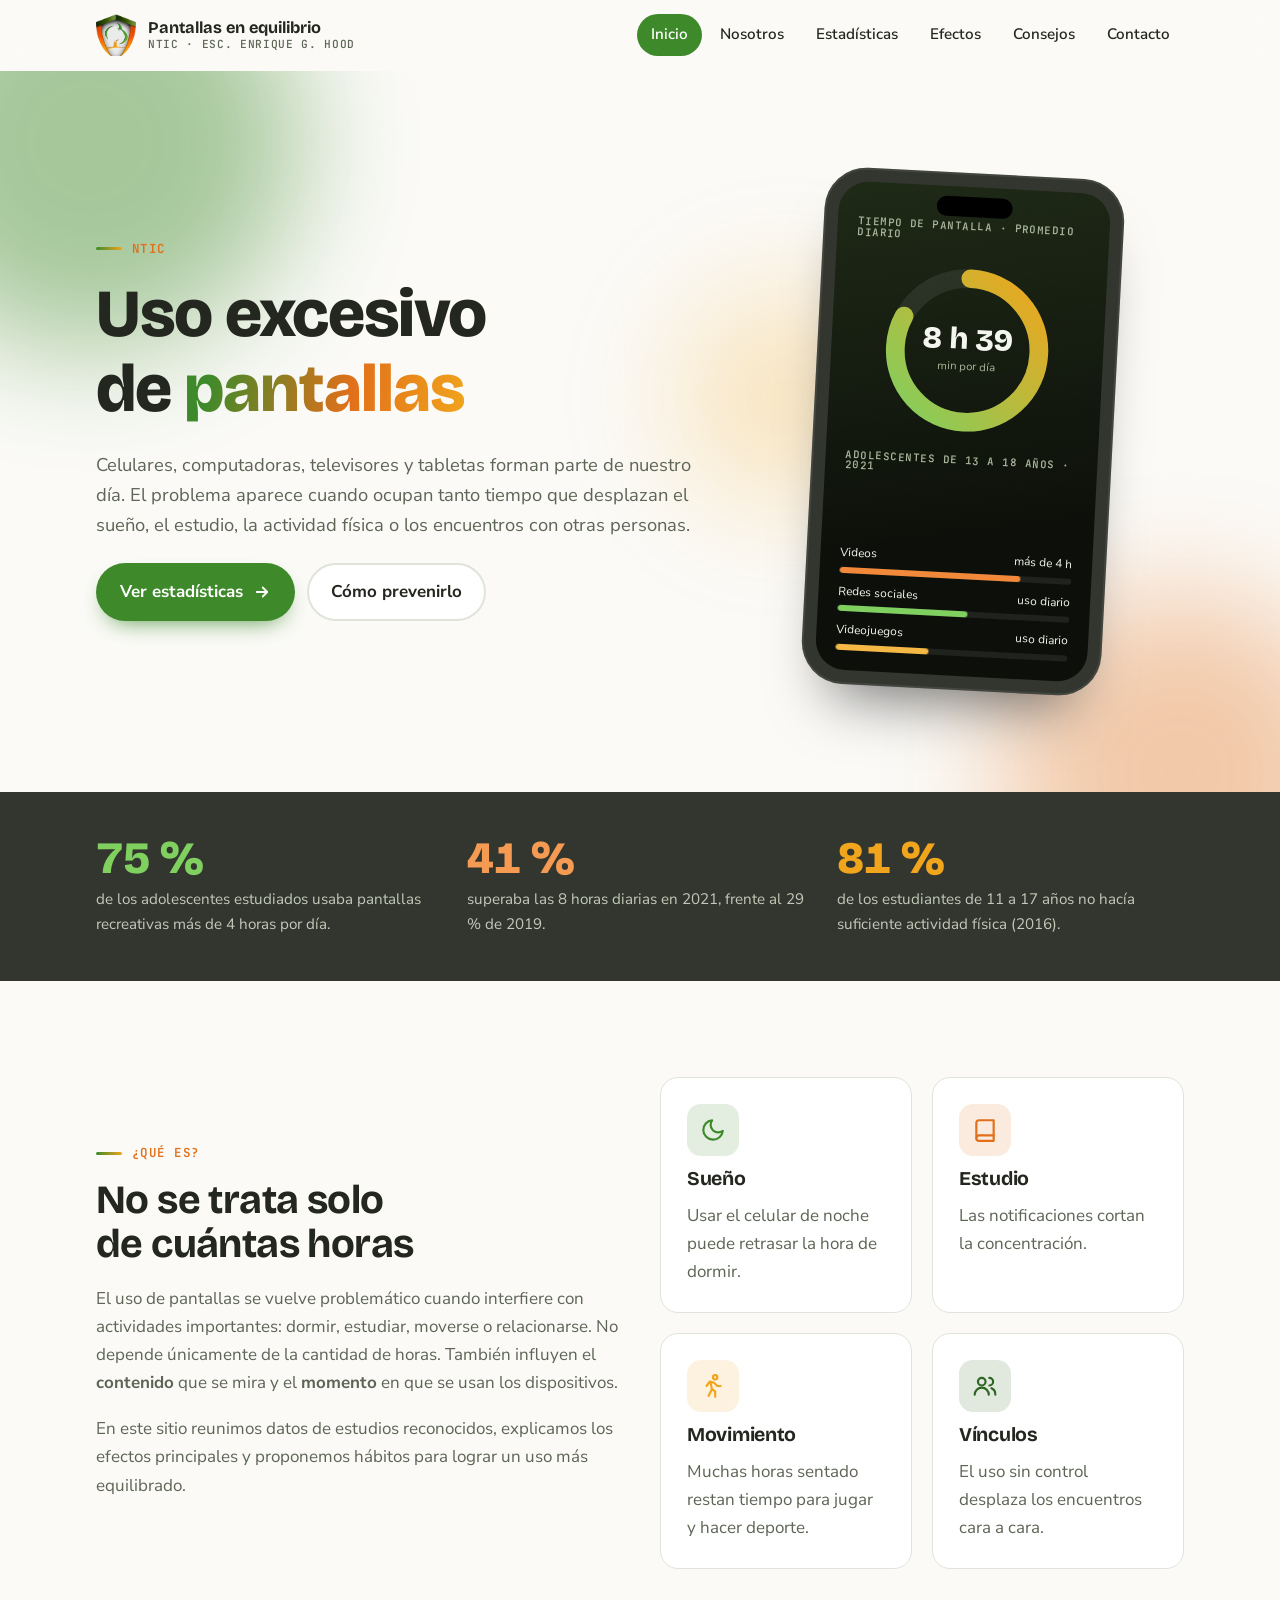
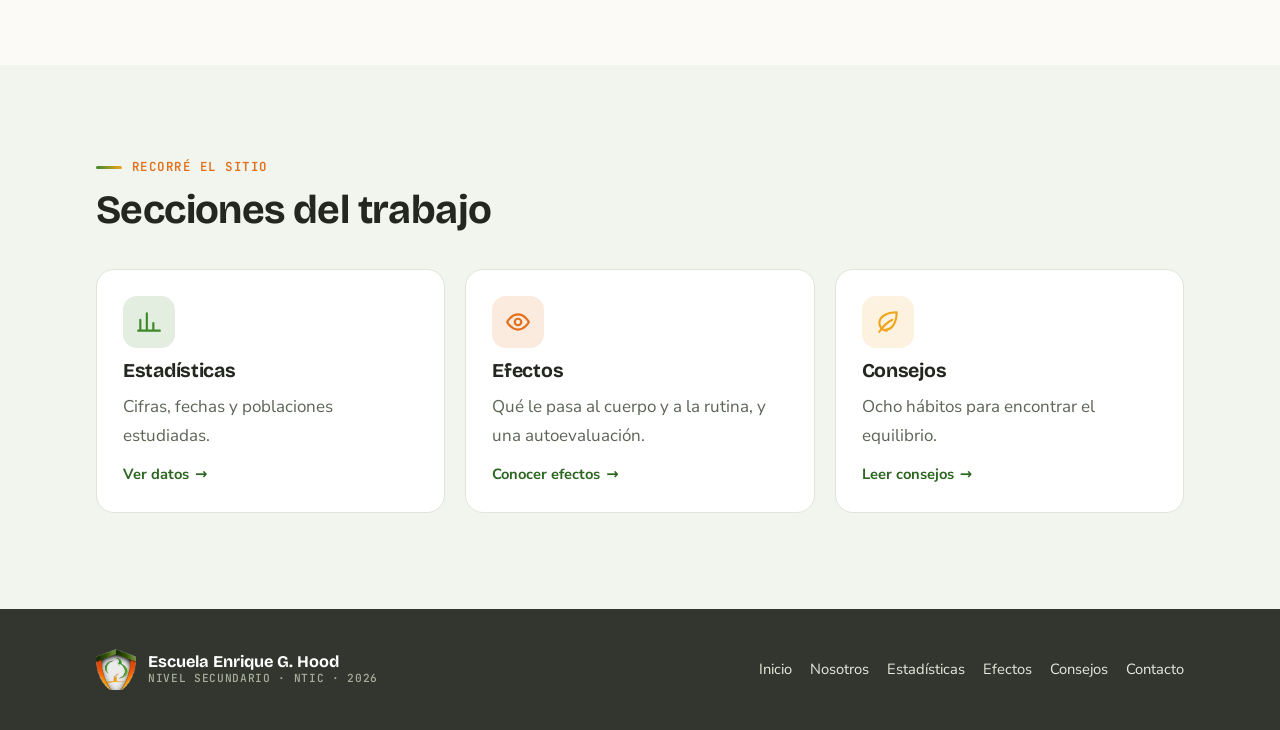
<file: index.html>
<!DOCTYPE html>
<html lang="es">
<head>
<meta charset="utf-8">
<meta name="viewport" content="width=device-width, initial-scale=1, viewport-fit=cover">
<title>Pantallas en equilibrio</title>
<meta name="description" content="Trabajo de NTIC de la Escuela Enrique G. Hood sobre el uso excesivo de pantallas.">
<link rel="icon" href="img/escudo.png">
<link rel="preconnect" href="https://fonts.googleapis.com"><link rel="preconnect" href="https://fonts.gstatic.com" crossorigin><link rel="stylesheet" href="https://fonts.googleapis.com/css2?family=Bricolage+Grotesque:opsz,wght@12..96,600;12..96,700;12..96,800&family=JetBrains+Mono:wght@500;600;700&family=Nunito+Sans:opsz,wght@6..12,400;6..12,600;6..12,700&display=swap">
<link rel="stylesheet" href="css/styles.css">
</head>
<body>
<div class="progress" aria-hidden="true"></div>
<header class="nav"><div class="wrap">
  <a class="brand" href="index.html"><img src="img/escudo.png" alt=""><span><b>Pantallas en equilibrio</b><small>NTIC · Esc. Enrique G. Hood</small></span></a>
  <button class="burger" aria-label="Abrir menú" aria-expanded="false" aria-controls="menu"><span></span><span></span><span></span></button>
  <ul class="menu" id="menu"><li><a href="index.html" class="active">Inicio</a></li><li><a href="nosotros.html">Nosotros</a></li><li><a href="estadisticas.html">Estadísticas</a></li><li><a href="efectos.html">Efectos</a></li><li><a href="consejos.html">Consejos</a></li><li><a href="contacto.html">Contacto</a></li></ul>
</div></header>
<main class="page-enter">
<section class="hero">
  <div class="blob g"></div><div class="blob o"></div><div class="blob a"></div>
  <div class="wrap hero-grid">
    <div class="stack">
      <span class="eyebrow">NTIC</span>
      <h1>Uso excesivo de <span class="hl">pantallas</span></h1>
      <p class="lede">Celulares, computadoras, televisores y tabletas forman parte de nuestro día. El problema aparece cuando ocupan tanto tiempo que desplazan el sueño, el estudio, la actividad física o los encuentros con otras personas.</p>
      <div class="btns">
        <a class="btn primary" href="estadisticas.html">Ver estadísticas <svg viewBox="0 0 24 24" fill="none" stroke="currentColor" stroke-width="2.4" stroke-linecap="round" stroke-linejoin="round"><path d="M5 12h14M13 6l6 6-6 6"/></svg></a>
        <a class="btn ghost" href="consejos.html">Cómo prevenirlo</a>
      </div>
    </div>
    <div class="phone" aria-label="Ilustración: tiempo de pantalla diario promedio de 8 horas y 39 minutos">
      <div class="screen">
        <span class="lbl">Tiempo de pantalla · promedio diario</span>
        <div class="ring">
          <svg viewBox="0 0 110 110"><defs><linearGradient id="ringgrad" x1="0" y1="0" x2="1" y2="1"><stop offset="0" stop-color="#7fd05f"/><stop offset="1" stop-color="#f0a51c"/></linearGradient></defs>
            <circle class="track" cx="55" cy="55" r="46"/><circle class="val" cx="55" cy="55" r="46"/></svg>
          <div class="center"><b>8 h 39</b><small>min por día</small></div>
        </div>
        <span class="lbl">Adolescentes de 13 a 18 años · 2021</span>
        <div class="apps">
          <div class="app"><span>Videos</span><span>más de 4 h</span><i style="--w:78%;--c:#f2893a"></i></div>
          <div class="app"><span>Redes sociales</span><span>uso diario</span><i style="--w:56%;--c:#7fd05f"></i></div>
          <div class="app"><span>Videojuegos</span><span>uso diario</span><i style="--w:40%;--c:#f6b844"></i></div>
        </div>
      </div>
    </div>
  </div>
</section>
<div class="band">
  <div class="wrap">
    <div><b class="g">75 %</b><span>de los adolescentes estudiados usaba pantallas recreativas más de 4 horas por día.</span></div>
    <div><b class="o">41 %</b><span>superaba las 8 horas diarias en 2021, frente al 29 % de 2019.</span></div>
    <div><b>81 %</b><span>de los estudiantes de 11 a 17 años no hacía suficiente actividad física (2016).</span></div>
  </div>
</div>
<section class="section">
  <div class="wrap">
    <div class="split">
      <div class="stack" data-reveal>
        <span class="eyebrow">¿Qué es?</span>
        <h2>No se trata solo de cuántas horas</h2>
        <p class="muted">El uso de pantallas se vuelve problemático cuando interfiere con actividades importantes: dormir, estudiar, moverse o relacionarse. No depende únicamente de la cantidad de horas. También influyen el <b>contenido</b> que se mira y el <b>momento</b> en que se usan los dispositivos.</p>
        <p class="muted">En este sitio reunimos datos de estudios reconocidos, explicamos los efectos principales y proponemos hábitos para lograr un uso más equilibrado.</p>
      </div>
      <div class="grid g2" data-reveal>
        <div class="card"><div class="icon" style="--c:var(--green)"><svg viewBox="0 0 24 24" fill="none" stroke="currentColor" stroke-width="2" stroke-linecap="round" stroke-linejoin="round"><path d="M21 12.8A9 9 0 1 1 11.2 3a7 7 0 0 0 9.8 9.8z"/></svg></div><h3>Sueño</h3><p class="muted">Usar el celular de noche puede retrasar la hora de dormir.</p></div>
        <div class="card"><div class="icon" style="--c:var(--orange)"><svg viewBox="0 0 24 24" fill="none" stroke="currentColor" stroke-width="2" stroke-linecap="round" stroke-linejoin="round"><path d="M4 19.5A2.5 2.5 0 0 1 6.5 17H20V3H6.5A2.5 2.5 0 0 0 4 5.5z"/><path d="M4 19.5A2.5 2.5 0 0 0 6.5 22H20v-5"/></svg></div><h3>Estudio</h3><p class="muted">Las notificaciones cortan la concentración.</p></div>
        <div class="card"><div class="icon" style="--c:var(--amber)"><svg viewBox="0 0 24 24" fill="none" stroke="currentColor" stroke-width="2" stroke-linecap="round" stroke-linejoin="round"><circle cx="14" cy="4" r="2"/><path d="M8 21l3-6 3 2v5M6 12l3-4 4 1 3 3h3M11 15l-1-5"/></svg></div><h3>Movimiento</h3><p class="muted">Muchas horas sentado restan tiempo para jugar y hacer deporte.</p></div>
        <div class="card"><div class="icon" style="--c:var(--green-deep)"><svg viewBox="0 0 24 24" fill="none" stroke="currentColor" stroke-width="2" stroke-linecap="round" stroke-linejoin="round"><circle cx="9" cy="8" r="3.5"/><path d="M2.5 20a6.5 6.5 0 0 1 13 0"/><path d="M16 4.5a3.5 3.5 0 0 1 0 7M18 14a6 6 0 0 1 3.5 6"/></svg></div><h3>Vínculos</h3><p class="muted">El uso sin control desplaza los encuentros cara a cara.</p></div>
      </div>
    </div>
  </div>
</section>
<section class="section alt">
  <div class="wrap">
    <div class="section-head" data-reveal><span class="eyebrow">Recorré el sitio</span><h2>Secciones del trabajo</h2></div>
    <div class="grid g3" data-reveal>
      <a class="card" href="estadisticas.html"><div class="icon" style="--c:var(--green)"><svg viewBox="0 0 24 24" fill="none" stroke="currentColor" stroke-width="2" stroke-linecap="round" stroke-linejoin="round"><path d="M4 20V10M10 20V4M16 20v-7M22 20H2"/></svg></div><h3>Estadísticas</h3><p class="muted">Cifras, fechas y poblaciones estudiadas.</p><span class="more">Ver datos</span></a>
      <a class="card" href="efectos.html"><div class="icon" style="--c:var(--orange)"><svg viewBox="0 0 24 24" fill="none" stroke="currentColor" stroke-width="2" stroke-linecap="round" stroke-linejoin="round"><path d="M2 12s3.6-7 10-7 10 7 10 7-3.6 7-10 7S2 12 2 12z"/><circle cx="12" cy="12" r="3"/></svg></div><h3>Efectos</h3><p class="muted">Qué le pasa al cuerpo y a la rutina, y una autoevaluación.</p><span class="more">Conocer efectos</span></a>
      <a class="card" href="consejos.html"><div class="icon" style="--c:var(--amber)"><svg viewBox="0 0 24 24" fill="none" stroke="currentColor" stroke-width="2" stroke-linecap="round" stroke-linejoin="round"><path d="M11 20A7 7 0 0 1 4 13c0-6 7-10 16-10 0 9-4 16-10 16"/><path d="M4 21c4-6 8-9 12-11"/></svg></div><h3>Consejos</h3><p class="muted">Ocho hábitos para encontrar el equilibrio.</p><span class="more">Leer consejos</span></a>
    </div>
  </div>
</section></main>
<footer><div class="wrap">
  <a class="brand" href="index.html"><img src="img/escudo.png" alt=""><span><b>Escuela Enrique G. Hood</b><small>Nivel Secundario · NTIC · 2026</small></span></a>
  <nav aria-label="Pie de página"><a href="index.html">Inicio</a><a href="nosotros.html">Nosotros</a><a href="estadisticas.html">Estadísticas</a><a href="efectos.html">Efectos</a><a href="consejos.html">Consejos</a><a href="contacto.html">Contacto</a></nav>
</div></footer>
<script src="js/main.js"></script>
</body>
</html>
</file>
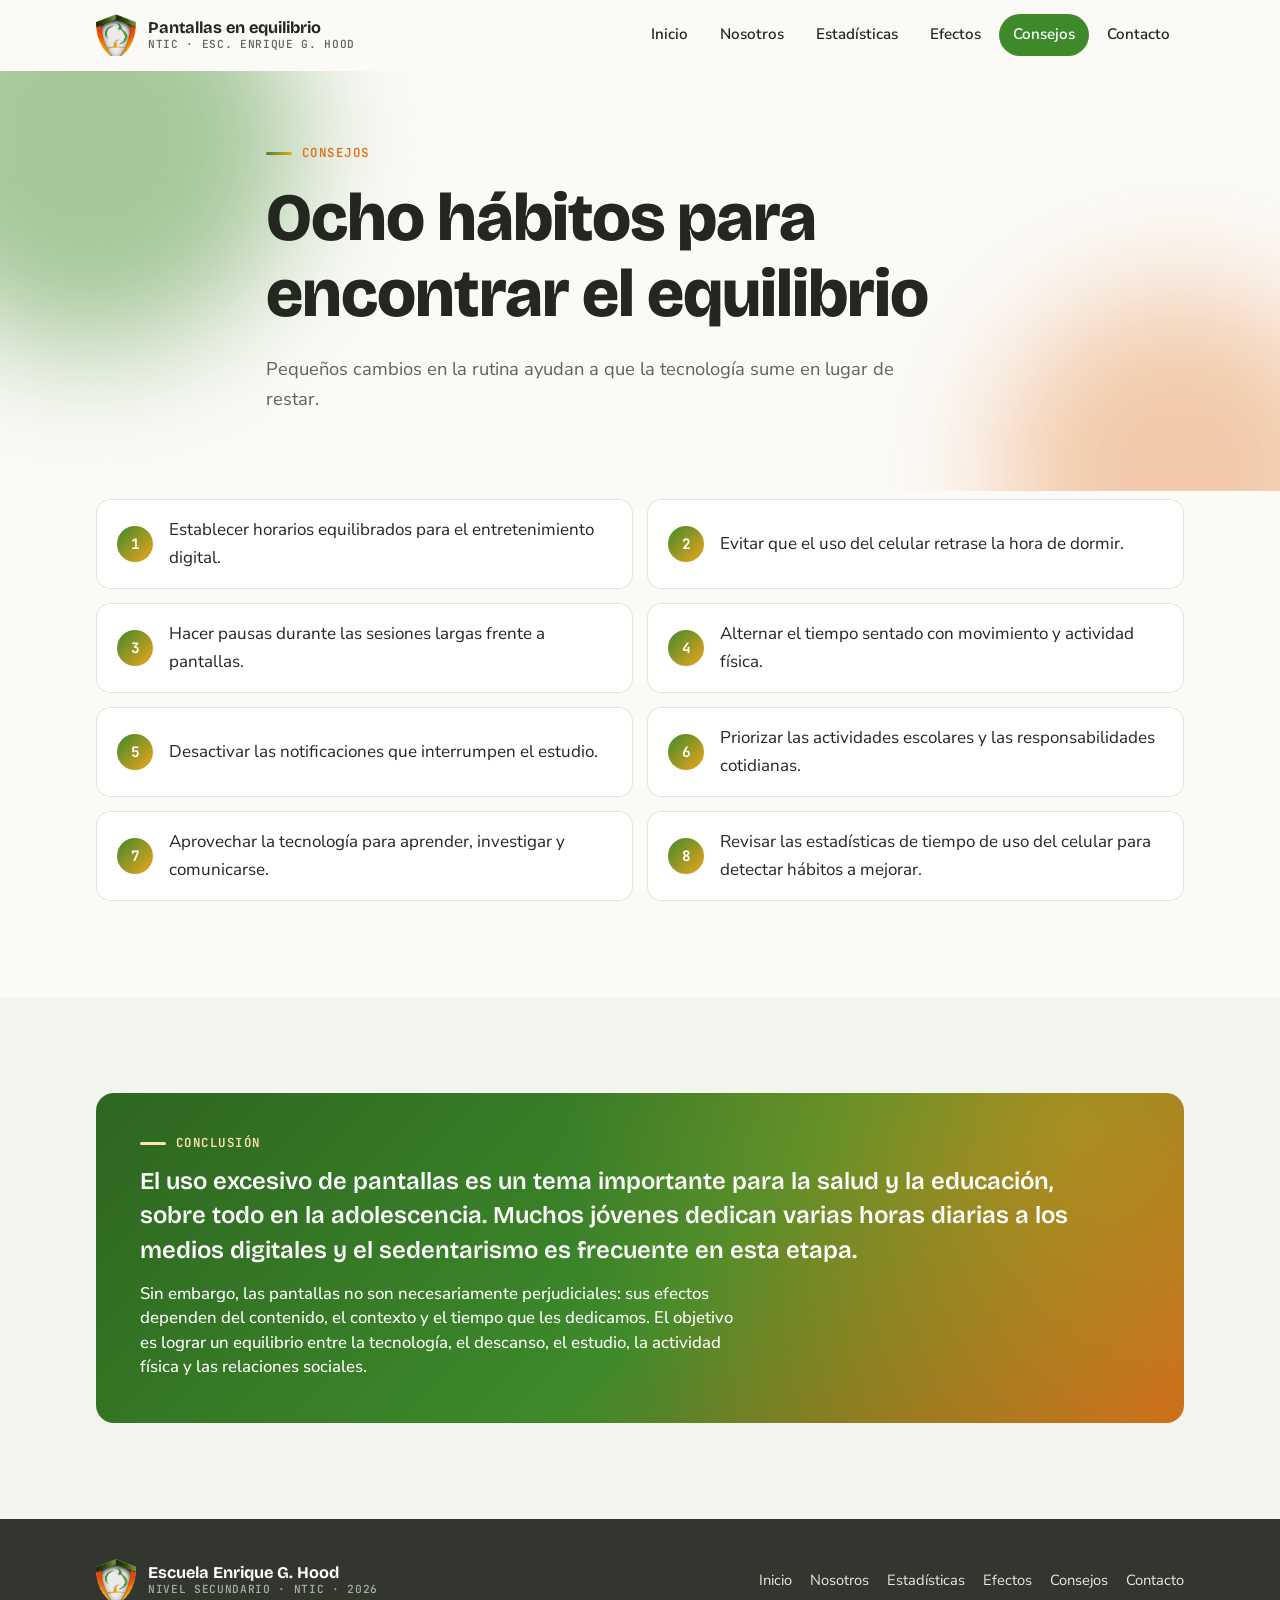
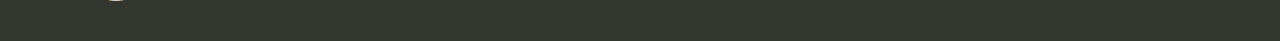
<file: consejos.html>
<!DOCTYPE html>
<html lang="es">
<head>
<meta charset="utf-8">
<meta name="viewport" content="width=device-width, initial-scale=1, viewport-fit=cover">
<title>Consejos · Pantallas en equilibrio</title>
<meta name="description" content="Trabajo de NTIC de la Escuela Enrique G. Hood sobre el uso excesivo de pantallas.">
<link rel="icon" href="img/escudo.png">
<link rel="preconnect" href="https://fonts.googleapis.com"><link rel="preconnect" href="https://fonts.gstatic.com" crossorigin><link rel="stylesheet" href="https://fonts.googleapis.com/css2?family=Bricolage+Grotesque:opsz,wght@12..96,600;12..96,700;12..96,800&family=JetBrains+Mono:wght@500;600;700&family=Nunito+Sans:opsz,wght@6..12,400;6..12,600;6..12,700&display=swap">
<link rel="stylesheet" href="css/styles.css">
</head>
<body>
<div class="progress" aria-hidden="true"></div>
<header class="nav"><div class="wrap">
  <a class="brand" href="index.html"><img src="img/escudo.png" alt=""><span><b>Pantallas en equilibrio</b><small>NTIC · Esc. Enrique G. Hood</small></span></a>
  <button class="burger" aria-label="Abrir menú" aria-expanded="false" aria-controls="menu"><span></span><span></span><span></span></button>
  <ul class="menu" id="menu"><li><a href="index.html">Inicio</a></li><li><a href="nosotros.html">Nosotros</a></li><li><a href="estadisticas.html">Estadísticas</a></li><li><a href="efectos.html">Efectos</a></li><li><a href="consejos.html" class="active">Consejos</a></li><li><a href="contacto.html">Contacto</a></li></ul>
</div></header>
<main class="page-enter">
<section class="hero page-hero">
  <div class="blob g"></div><div class="blob o"></div>
  <div class="wrap stack">
    <span class="eyebrow">Consejos</span>
    <h1>Ocho hábitos para encontrar el equilibrio</h1>
    <p class="lede">Pequeños cambios en la rutina ayudan a que la tecnología sume en lugar de restar.</p>
  </div>
</section>
<section class="section" style="padding-top:8px">
  <div class="wrap"><ol class="tips"><li>Establecer horarios equilibrados para el entretenimiento digital.</li><li>Evitar que el uso del celular retrase la hora de dormir.</li><li>Hacer pausas durante las sesiones largas frente a pantallas.</li><li>Alternar el tiempo sentado con movimiento y actividad física.</li><li>Desactivar las notificaciones que interrumpen el estudio.</li><li>Priorizar las actividades escolares y las responsabilidades cotidianas.</li><li>Aprovechar la tecnología para aprender, investigar y comunicarse.</li><li>Revisar las estadísticas de tiempo de uso del celular para detectar hábitos a mejorar.</li></ol></div>
</section>
<section class="section alt">
  <div class="wrap">
    <div class="quote" data-reveal>
      <span class="eyebrow">Conclusión</span>
      <p>El uso excesivo de pantallas es un tema importante para la salud y la educación, sobre todo en la adolescencia. Muchos jóvenes dedican varias horas diarias a los medios digitales y el sedentarismo es frecuente en esta etapa.</p>
      <p style="font-weight:500;font-size:1.05rem;font-family:var(--font-body)">Sin embargo, las pantallas no son necesariamente perjudiciales: sus efectos dependen del contenido, el contexto y el tiempo que les dedicamos. El objetivo es lograr un equilibrio entre la tecnología, el descanso, el estudio, la actividad física y las relaciones sociales.</p>
    </div>
  </div>
</section></main>
<footer><div class="wrap">
  <a class="brand" href="index.html"><img src="img/escudo.png" alt=""><span><b>Escuela Enrique G. Hood</b><small>Nivel Secundario · NTIC · 2026</small></span></a>
  <nav aria-label="Pie de página"><a href="index.html">Inicio</a><a href="nosotros.html">Nosotros</a><a href="estadisticas.html">Estadísticas</a><a href="efectos.html">Efectos</a><a href="consejos.html">Consejos</a><a href="contacto.html">Contacto</a></nav>
</div></footer>
<script src="js/main.js"></script>
</body>
</html>
</file>
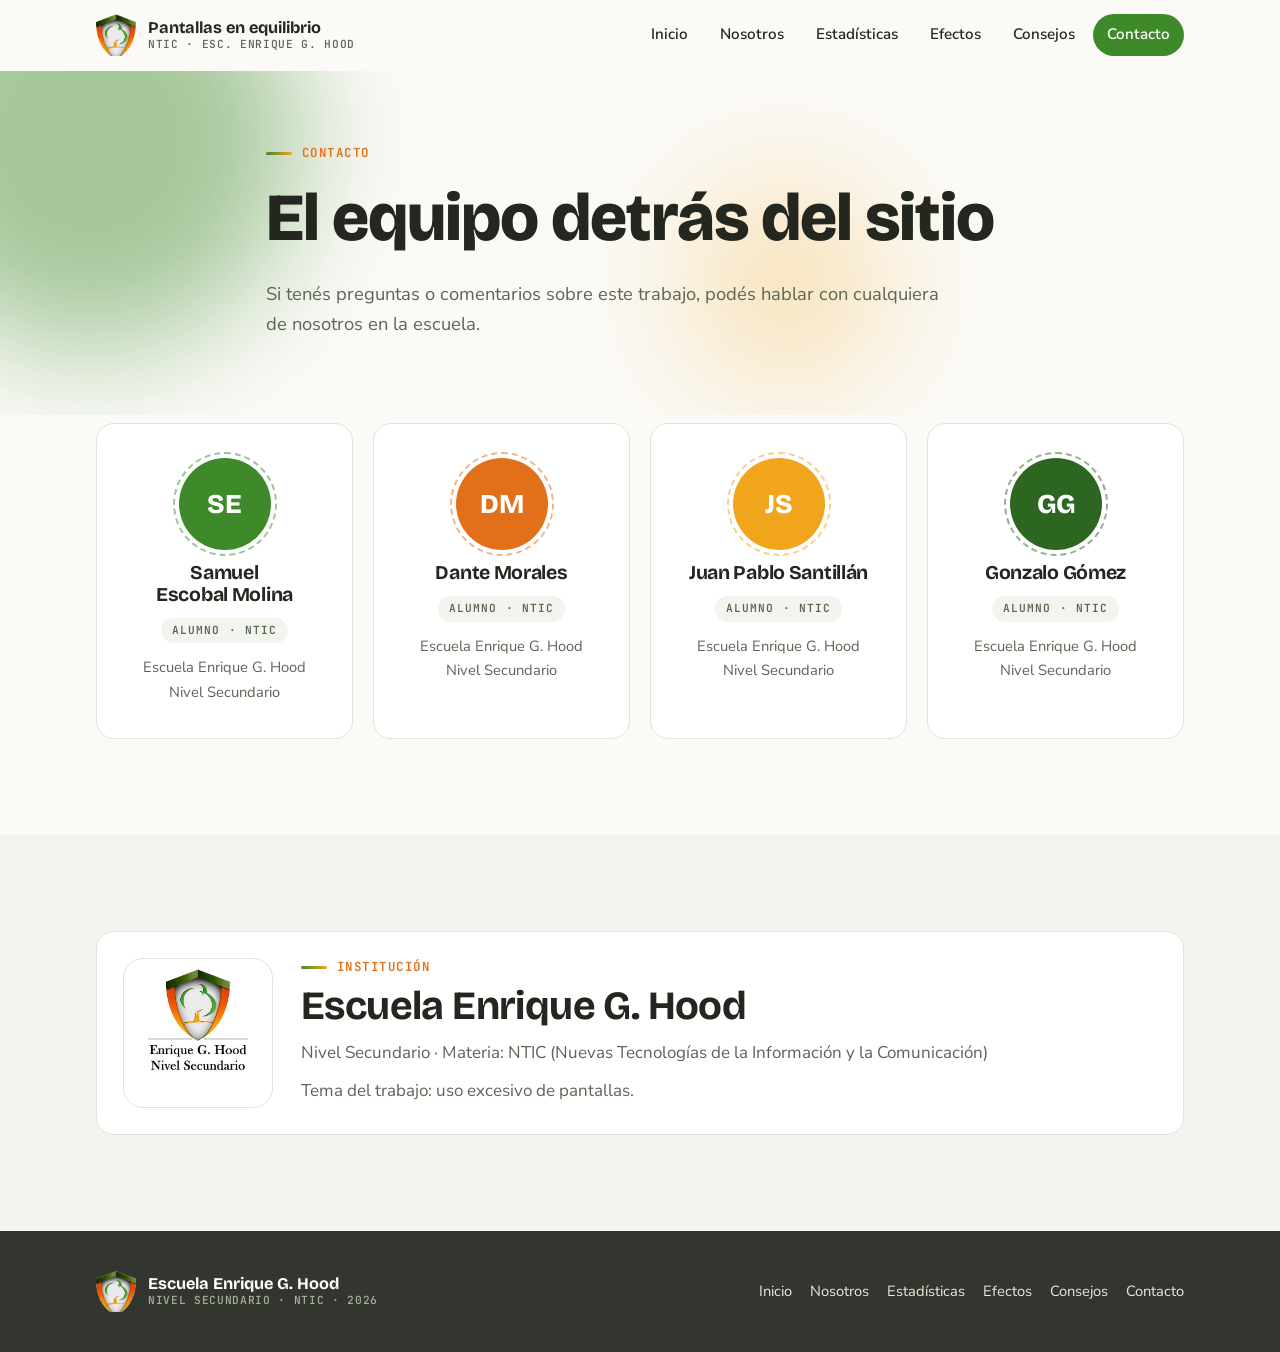
<file: contacto.html>
<!DOCTYPE html>
<html lang="es">
<head>
<meta charset="utf-8">
<meta name="viewport" content="width=device-width, initial-scale=1, viewport-fit=cover">
<title>Contacto · Pantallas en equilibrio</title>
<meta name="description" content="Trabajo de NTIC de la Escuela Enrique G. Hood sobre el uso excesivo de pantallas.">
<link rel="icon" href="img/escudo.png">
<link rel="preconnect" href="https://fonts.googleapis.com"><link rel="preconnect" href="https://fonts.gstatic.com" crossorigin><link rel="stylesheet" href="https://fonts.googleapis.com/css2?family=Bricolage+Grotesque:opsz,wght@12..96,600;12..96,700;12..96,800&family=JetBrains+Mono:wght@500;600;700&family=Nunito+Sans:opsz,wght@6..12,400;6..12,600;6..12,700&display=swap">
<link rel="stylesheet" href="css/styles.css">
</head>
<body>
<div class="progress" aria-hidden="true"></div>
<header class="nav"><div class="wrap">
  <a class="brand" href="index.html"><img src="img/escudo.png" alt=""><span><b>Pantallas en equilibrio</b><small>NTIC · Esc. Enrique G. Hood</small></span></a>
  <button class="burger" aria-label="Abrir menú" aria-expanded="false" aria-controls="menu"><span></span><span></span><span></span></button>
  <ul class="menu" id="menu"><li><a href="index.html">Inicio</a></li><li><a href="nosotros.html">Nosotros</a></li><li><a href="estadisticas.html">Estadísticas</a></li><li><a href="efectos.html">Efectos</a></li><li><a href="consejos.html">Consejos</a></li><li><a href="contacto.html" class="active">Contacto</a></li></ul>
</div></header>
<main class="page-enter">
<section class="hero page-hero">
  <div class="blob g"></div><div class="blob a"></div>
  <div class="wrap stack">
    <span class="eyebrow">Contacto</span>
    <h1>El equipo detrás del sitio</h1>
    <p class="lede">Si tenés preguntas o comentarios sobre este trabajo, podés hablar con cualquiera de nosotros en la escuela.</p>
  </div>
</section>
<section class="section" style="padding-top:8px">
  <div class="wrap grid g4"><div class="card person"><div class="avatar" style="--c:var(--green)">SE</div><h3>Samuel Escobal Molina</h3><span class="chip">Alumno · NTIC</span><p class="muted" style="font-size:.92rem">Escuela Enrique G. Hood<br>Nivel Secundario</p></div><div class="card person"><div class="avatar" style="--c:var(--orange)">DM</div><h3>Dante Morales</h3><span class="chip">Alumno · NTIC</span><p class="muted" style="font-size:.92rem">Escuela Enrique G. Hood<br>Nivel Secundario</p></div><div class="card person"><div class="avatar" style="--c:var(--amber)">JS</div><h3>Juan Pablo Santillán</h3><span class="chip">Alumno · NTIC</span><p class="muted" style="font-size:.92rem">Escuela Enrique G. Hood<br>Nivel Secundario</p></div><div class="card person"><div class="avatar" style="--c:var(--green-deep)">GG</div><h3>Gonzalo Gómez</h3><span class="chip">Alumno · NTIC</span><p class="muted" style="font-size:.92rem">Escuela Enrique G. Hood<br>Nivel Secundario</p></div></div>
</section>
<section class="section alt">
  <div class="wrap">
    <div class="card school" data-reveal>
      <img src="img/logo.jpg" alt="Escudo de la Escuela Enrique G. Hood">
      <div class="stack" style="gap:10px">
        <span class="eyebrow">Institución</span>
        <h2>Escuela Enrique G. Hood</h2>
        <p class="muted">Nivel Secundario · Materia: NTIC (Nuevas Tecnologías de la Información y la Comunicación)</p>
        <p class="muted">Tema del trabajo: uso excesivo de pantallas.</p>
      </div>
    </div>
  </div>
</section></main>
<footer><div class="wrap">
  <a class="brand" href="index.html"><img src="img/escudo.png" alt=""><span><b>Escuela Enrique G. Hood</b><small>Nivel Secundario · NTIC · 2026</small></span></a>
  <nav aria-label="Pie de página"><a href="index.html">Inicio</a><a href="nosotros.html">Nosotros</a><a href="estadisticas.html">Estadísticas</a><a href="efectos.html">Efectos</a><a href="consejos.html">Consejos</a><a href="contacto.html">Contacto</a></nav>
</div></footer>
<script src="js/main.js"></script>
</body>
</html>
</file>
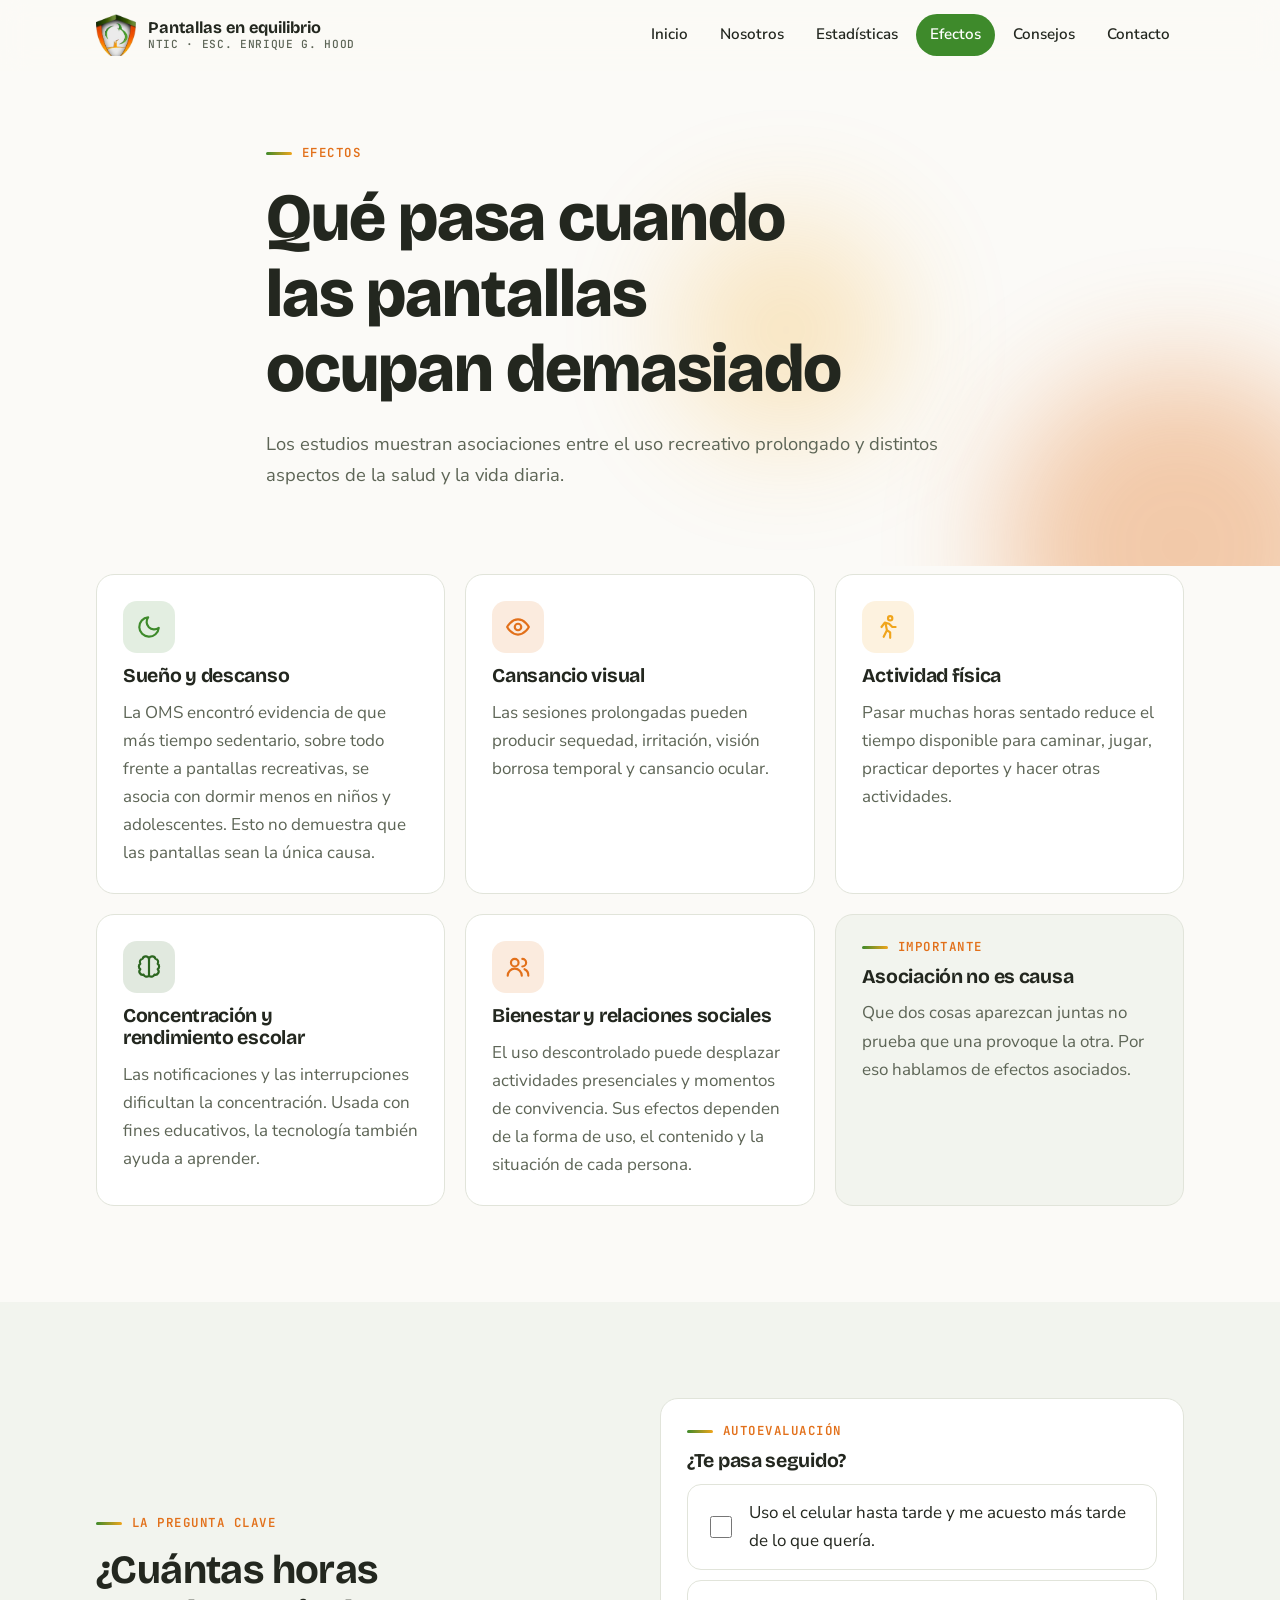
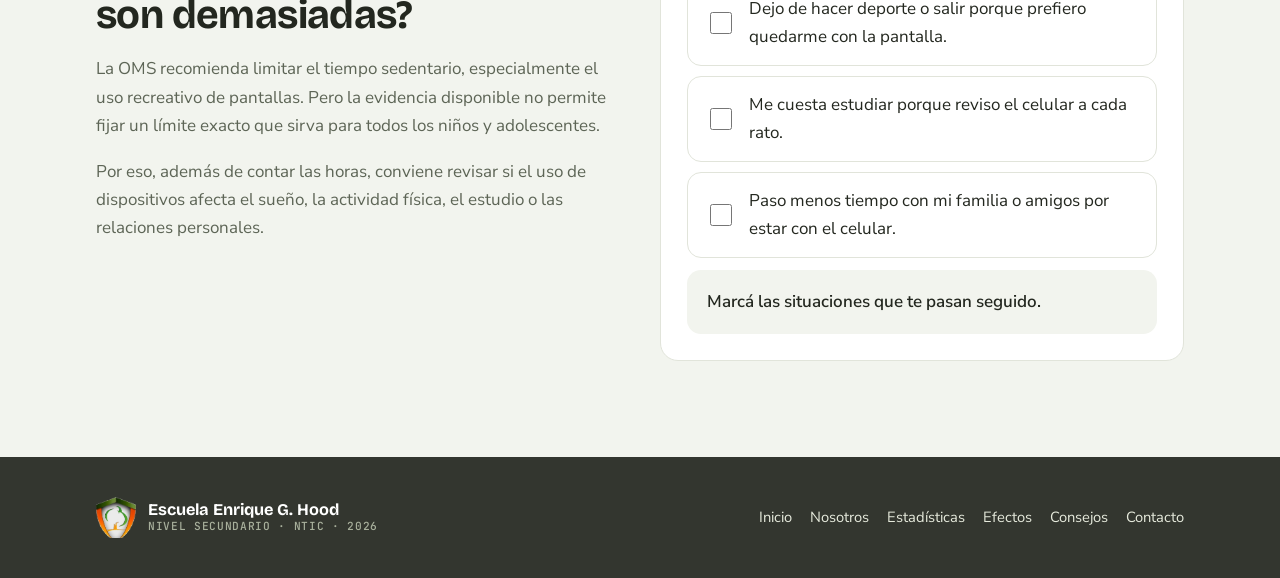
<file: efectos.html>
<!DOCTYPE html>
<html lang="es">
<head>
<meta charset="utf-8">
<meta name="viewport" content="width=device-width, initial-scale=1, viewport-fit=cover">
<title>Efectos · Pantallas en equilibrio</title>
<meta name="description" content="Trabajo de NTIC de la Escuela Enrique G. Hood sobre el uso excesivo de pantallas.">
<link rel="icon" href="img/escudo.png">
<link rel="preconnect" href="https://fonts.googleapis.com"><link rel="preconnect" href="https://fonts.gstatic.com" crossorigin><link rel="stylesheet" href="https://fonts.googleapis.com/css2?family=Bricolage+Grotesque:opsz,wght@12..96,600;12..96,700;12..96,800&family=JetBrains+Mono:wght@500;600;700&family=Nunito+Sans:opsz,wght@6..12,400;6..12,600;6..12,700&display=swap">
<link rel="stylesheet" href="css/styles.css">
</head>
<body>
<div class="progress" aria-hidden="true"></div>
<header class="nav"><div class="wrap">
  <a class="brand" href="index.html"><img src="img/escudo.png" alt=""><span><b>Pantallas en equilibrio</b><small>NTIC · Esc. Enrique G. Hood</small></span></a>
  <button class="burger" aria-label="Abrir menú" aria-expanded="false" aria-controls="menu"><span></span><span></span><span></span></button>
  <ul class="menu" id="menu"><li><a href="index.html">Inicio</a></li><li><a href="nosotros.html">Nosotros</a></li><li><a href="estadisticas.html">Estadísticas</a></li><li><a href="efectos.html" class="active">Efectos</a></li><li><a href="consejos.html">Consejos</a></li><li><a href="contacto.html">Contacto</a></li></ul>
</div></header>
<main class="page-enter">
<section class="hero page-hero">
  <div class="blob o"></div><div class="blob a"></div>
  <div class="wrap stack">
    <span class="eyebrow">Efectos</span>
    <h1>Qué pasa cuando las pantallas ocupan demasiado</h1>
    <p class="lede">Los estudios muestran asociaciones entre el uso recreativo prolongado y distintos aspectos de la salud y la vida diaria.</p>
  </div>
</section>
<section class="section" style="padding-top:8px">
  <div class="wrap grid g3"><div class="card"><div class="icon" style="--c:var(--green)"><svg viewBox="0 0 24 24" fill="none" stroke="currentColor" stroke-width="2" stroke-linecap="round" stroke-linejoin="round"><path d="M21 12.8A9 9 0 1 1 11.2 3a7 7 0 0 0 9.8 9.8z"/></svg></div><h3>Sueño y descanso</h3><p class="muted">La OMS encontró evidencia de que más tiempo sedentario, sobre todo frente a pantallas recreativas, se asocia con dormir menos en niños y adolescentes. Esto no demuestra que las pantallas sean la única causa.</p></div><div class="card"><div class="icon" style="--c:var(--orange)"><svg viewBox="0 0 24 24" fill="none" stroke="currentColor" stroke-width="2" stroke-linecap="round" stroke-linejoin="round"><path d="M2 12s3.6-7 10-7 10 7 10 7-3.6 7-10 7S2 12 2 12z"/><circle cx="12" cy="12" r="3"/></svg></div><h3>Cansancio visual</h3><p class="muted">Las sesiones prolongadas pueden producir sequedad, irritación, visión borrosa temporal y cansancio ocular.</p></div><div class="card"><div class="icon" style="--c:var(--amber)"><svg viewBox="0 0 24 24" fill="none" stroke="currentColor" stroke-width="2" stroke-linecap="round" stroke-linejoin="round"><circle cx="14" cy="4" r="2"/><path d="M8 21l3-6 3 2v5M6 12l3-4 4 1 3 3h3M11 15l-1-5"/></svg></div><h3>Actividad física</h3><p class="muted">Pasar muchas horas sentado reduce el tiempo disponible para caminar, jugar, practicar deportes y hacer otras actividades.</p></div><div class="card"><div class="icon" style="--c:var(--green-deep)"><svg viewBox="0 0 24 24" fill="none" stroke="currentColor" stroke-width="2" stroke-linecap="round" stroke-linejoin="round"><path d="M12 5a3 3 0 0 0-5.9-.6A3 3 0 0 0 4 9a3 3 0 0 0 0 5 3 3 0 0 0 3 5 3 3 0 0 0 5 1V5z"/><path d="M12 5a3 3 0 0 1 5.9-.6A3 3 0 0 1 20 9a3 3 0 0 1 0 5 3 3 0 0 1-3 5 3 3 0 0 1-5 1"/></svg></div><h3>Concentración y rendimiento escolar</h3><p class="muted">Las notificaciones y las interrupciones dificultan la concentración. Usada con fines educativos, la tecnología también ayuda a aprender.</p></div><div class="card"><div class="icon" style="--c:var(--orange)"><svg viewBox="0 0 24 24" fill="none" stroke="currentColor" stroke-width="2" stroke-linecap="round" stroke-linejoin="round"><circle cx="9" cy="8" r="3.5"/><path d="M2.5 20a6.5 6.5 0 0 1 13 0"/><path d="M16 4.5a3.5 3.5 0 0 1 0 7M18 14a6 6 0 0 1 3.5 6"/></svg></div><h3>Bienestar y relaciones sociales</h3><p class="muted">El uso descontrolado puede desplazar actividades presenciales y momentos de convivencia. Sus efectos dependen de la forma de uso, el contenido y la situación de cada persona.</p></div>
    <div class="card" style="background:var(--surface-2)"><span class="eyebrow">Importante</span><h3>Asociación no es causa</h3><p class="muted">Que dos cosas aparezcan juntas no prueba que una provoque la otra. Por eso hablamos de efectos asociados.</p></div>
  </div>
</section>
<section class="section alt">
  <div class="wrap split">
    <div class="stack" data-reveal>
      <span class="eyebrow">La pregunta clave</span>
      <h2>¿Cuántas horas son demasiadas?</h2>
      <p class="muted">La OMS recomienda limitar el tiempo sedentario, especialmente el uso recreativo de pantallas. Pero la evidencia disponible no permite fijar un límite exacto que sirva para todos los niños y adolescentes.</p>
      <p class="muted">Por eso, además de contar las horas, conviene revisar si el uso de dispositivos afecta el sueño, la actividad física, el estudio o las relaciones personales.</p>
    </div>
    <div class="card" data-reveal data-check>
      <span class="eyebrow">Autoevaluación</span>
      <h3>¿Te pasa seguido?</h3>
      <div class="check"><label for="q1"><input type="checkbox" id="q1"> Uso el celular hasta tarde y me acuesto más tarde de lo que quería.</label><label for="q2"><input type="checkbox" id="q2"> Dejo de hacer deporte o salir porque prefiero quedarme con la pantalla.</label><label for="q3"><input type="checkbox" id="q3"> Me cuesta estudiar porque reviso el celular a cada rato.</label><label for="q4"><input type="checkbox" id="q4"> Paso menos tiempo con mi familia o amigos por estar con el celular.</label></div>
      <div class="verdict" aria-live="polite">Marcá las situaciones que te pasan seguido.</div>
    </div>
  </div>
</section></main>
<footer><div class="wrap">
  <a class="brand" href="index.html"><img src="img/escudo.png" alt=""><span><b>Escuela Enrique G. Hood</b><small>Nivel Secundario · NTIC · 2026</small></span></a>
  <nav aria-label="Pie de página"><a href="index.html">Inicio</a><a href="nosotros.html">Nosotros</a><a href="estadisticas.html">Estadísticas</a><a href="efectos.html">Efectos</a><a href="consejos.html">Consejos</a><a href="contacto.html">Contacto</a></nav>
</div></footer>
<script src="js/main.js"></script>
</body>
</html>
</file>
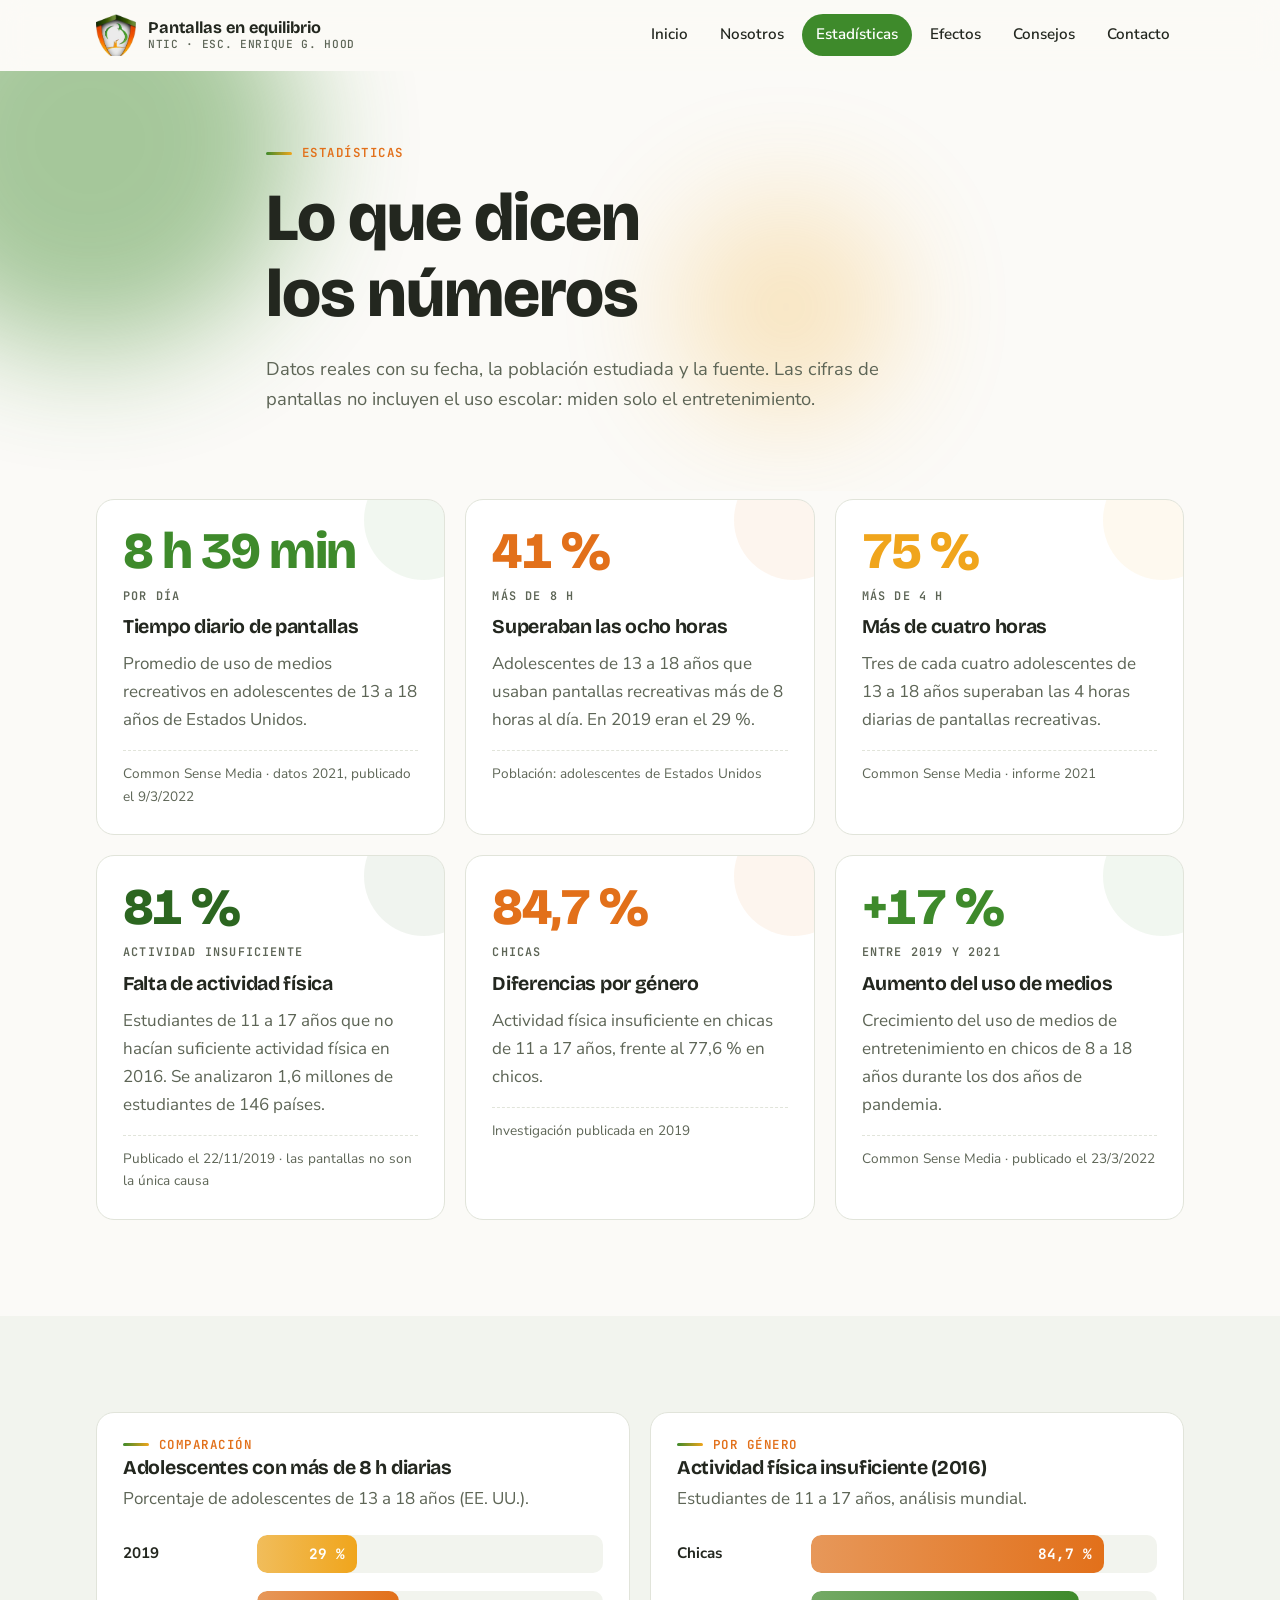
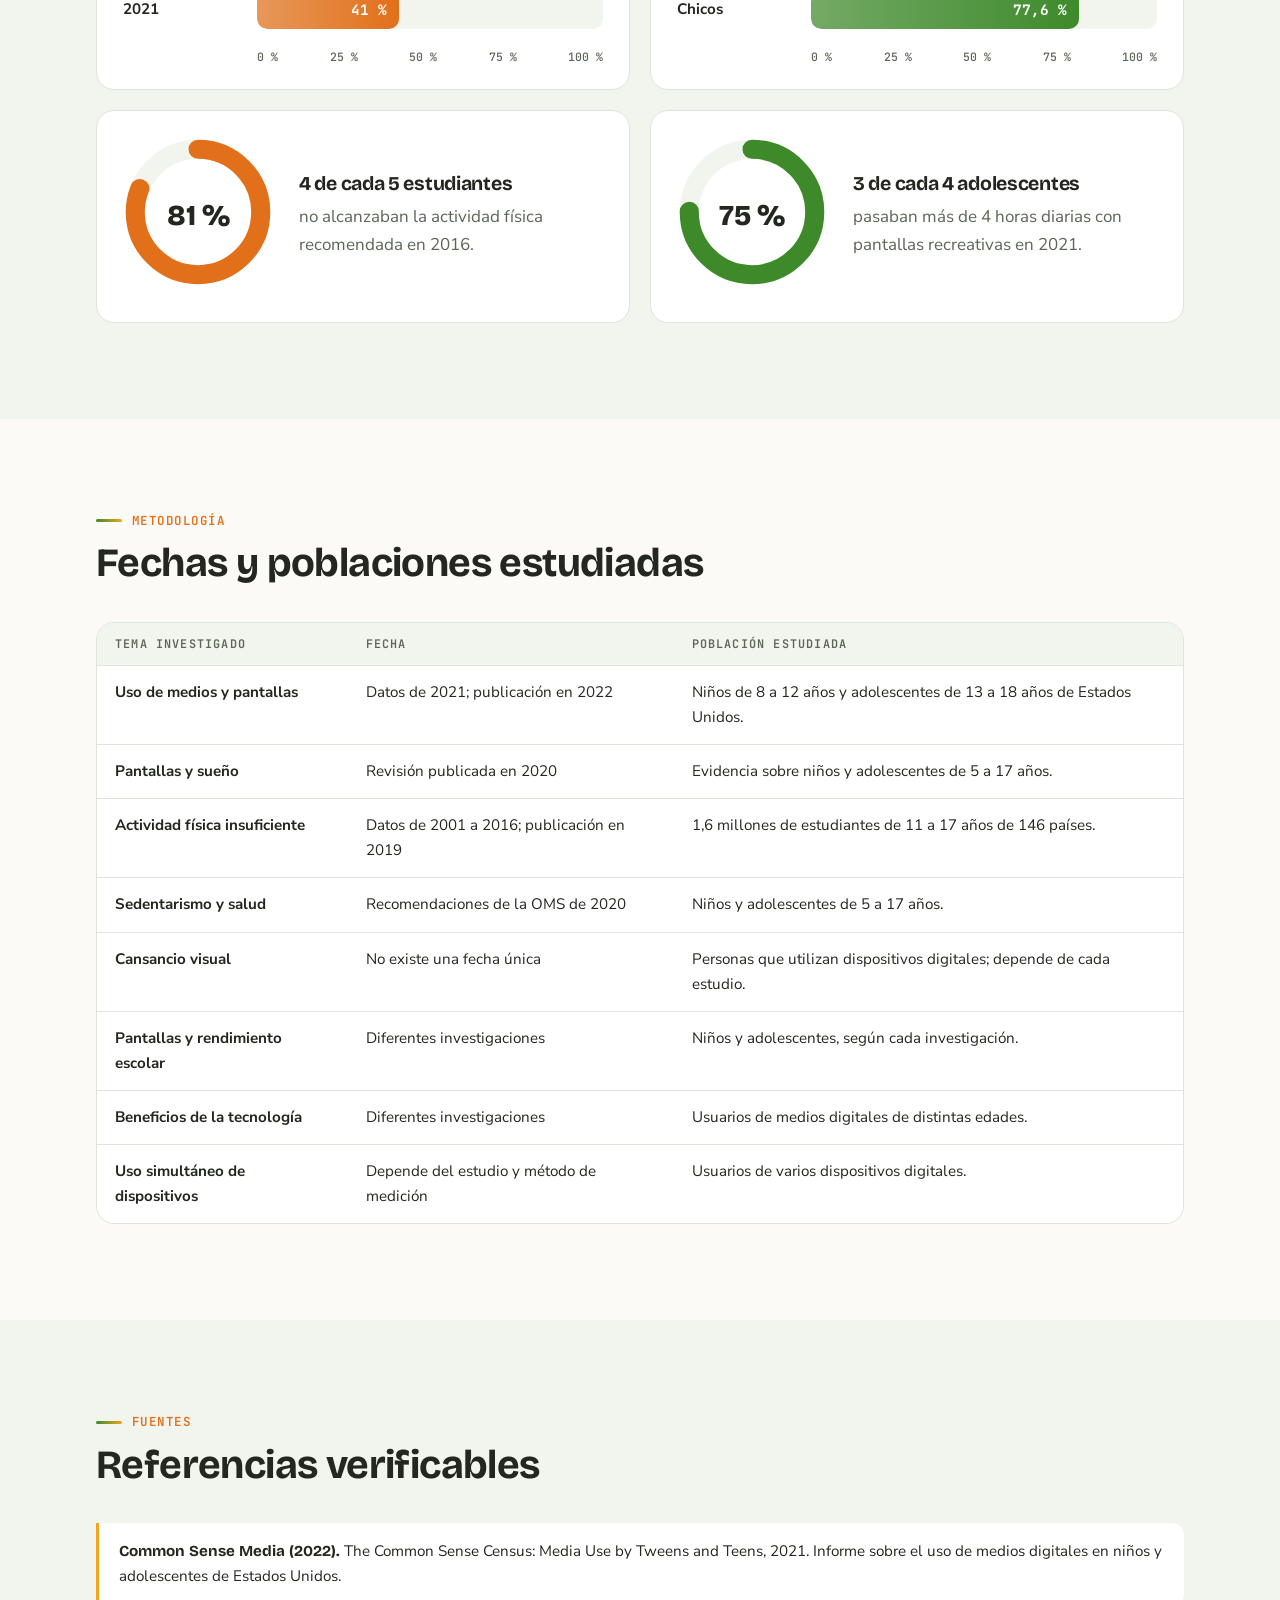
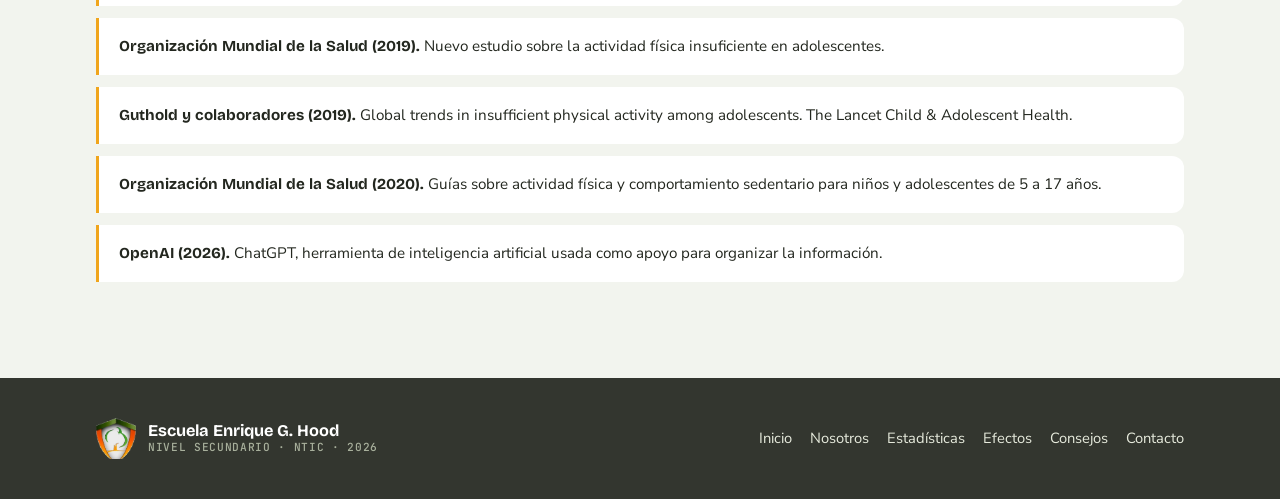
<file: estadisticas.html>
<!DOCTYPE html>
<html lang="es">
<head>
<meta charset="utf-8">
<meta name="viewport" content="width=device-width, initial-scale=1, viewport-fit=cover">
<title>Estadísticas · Pantallas en equilibrio</title>
<meta name="description" content="Trabajo de NTIC de la Escuela Enrique G. Hood sobre el uso excesivo de pantallas.">
<link rel="icon" href="img/escudo.png">
<link rel="preconnect" href="https://fonts.googleapis.com"><link rel="preconnect" href="https://fonts.gstatic.com" crossorigin><link rel="stylesheet" href="https://fonts.googleapis.com/css2?family=Bricolage+Grotesque:opsz,wght@12..96,600;12..96,700;12..96,800&family=JetBrains+Mono:wght@500;600;700&family=Nunito+Sans:opsz,wght@6..12,400;6..12,600;6..12,700&display=swap">
<link rel="stylesheet" href="css/styles.css">
</head>
<body>
<div class="progress" aria-hidden="true"></div>
<header class="nav"><div class="wrap">
  <a class="brand" href="index.html"><img src="img/escudo.png" alt=""><span><b>Pantallas en equilibrio</b><small>NTIC · Esc. Enrique G. Hood</small></span></a>
  <button class="burger" aria-label="Abrir menú" aria-expanded="false" aria-controls="menu"><span></span><span></span><span></span></button>
  <ul class="menu" id="menu"><li><a href="index.html">Inicio</a></li><li><a href="nosotros.html">Nosotros</a></li><li><a href="estadisticas.html" class="active">Estadísticas</a></li><li><a href="efectos.html">Efectos</a></li><li><a href="consejos.html">Consejos</a></li><li><a href="contacto.html">Contacto</a></li></ul>
</div></header>
<main class="page-enter">
<section class="hero page-hero">
  <div class="blob g"></div><div class="blob a"></div>
  <div class="wrap stack">
    <span class="eyebrow">Estadísticas</span>
    <h1>Lo que dicen los números</h1>
    <p class="lede">Datos reales con su fecha, la población estudiada y la fuente. Las cifras de pantallas no incluyen el uso escolar: miden solo el entretenimiento.</p>
  </div>
</section>
<section class="section" style="padding-top:8px">
  <div class="wrap grid g3">
    <div class="card stat" style="--c:var(--green)"><div class="num" data-to="" data-dec="0" data-suf="" data-pre="">8 h 39 min</div><div class="unit">por día</div><h3>Tiempo diario de pantallas</h3><p class="muted">Promedio de uso de medios recreativos en adolescentes de 13 a 18 años de Estados Unidos.</p><div class="meta">Common Sense Media · datos 2021, publicado el 9/3/2022</div></div>
    <div class="card stat" style="--c:var(--orange)"><div class="num" data-to="41" data-dec="0" data-suf=" %" data-pre="">41 %</div><div class="unit">más de 8 h</div><h3>Superaban las ocho horas</h3><p class="muted">Adolescentes de 13 a 18 años que usaban pantallas recreativas más de 8 horas al día. En 2019 eran el 29 %.</p><div class="meta">Población: adolescentes de Estados Unidos</div></div>
    <div class="card stat" style="--c:var(--amber)"><div class="num" data-to="75" data-dec="0" data-suf=" %" data-pre="">75 %</div><div class="unit">más de 4 h</div><h3>Más de cuatro horas</h3><p class="muted">Tres de cada cuatro adolescentes de 13 a 18 años superaban las 4 horas diarias de pantallas recreativas.</p><div class="meta">Common Sense Media · informe 2021</div></div>
    <div class="card stat" style="--c:var(--green-deep)"><div class="num" data-to="81" data-dec="0" data-suf=" %" data-pre="">81 %</div><div class="unit">actividad insuficiente</div><h3>Falta de actividad física</h3><p class="muted">Estudiantes de 11 a 17 años que no hacían suficiente actividad física en 2016. Se analizaron 1,6 millones de estudiantes de 146 países.</p><div class="meta">Publicado el 22/11/2019 · las pantallas no son la única causa</div></div>
    <div class="card stat" style="--c:var(--orange)"><div class="num" data-to="84.7" data-dec="1" data-suf=" %" data-pre="">84,7 %</div><div class="unit">chicas</div><h3>Diferencias por género</h3><p class="muted">Actividad física insuficiente en chicas de 11 a 17 años, frente al 77,6 % en chicos.</p><div class="meta">Investigación publicada en 2019</div></div>
    <div class="card stat" style="--c:var(--green)"><div class="num" data-to="17" data-dec="0" data-suf=" %" data-pre="+">+17 %</div><div class="unit">entre 2019 y 2021</div><h3>Aumento del uso de medios</h3><p class="muted">Crecimiento del uso de medios de entretenimiento en chicos de 8 a 18 años durante los dos años de pandemia.</p><div class="meta">Common Sense Media · publicado el 23/3/2022</div></div>
  </div>
</section>
<section class="section alt">
  <div class="wrap grid g2">
    <div class="card" data-reveal style="gap:22px">
      <div class="stack" style="gap:6px"><span class="eyebrow">Comparación</span><h3>Adolescentes con más de 8 h diarias</h3><p class="muted">Porcentaje de adolescentes de 13 a 18 años (EE. UU.).</p></div>
      <div class="chart">
        <div class="bar-row"><span>2019</span><div class="bar"><i style="--w:29%;--c:var(--amber)">29 %</i></div></div>
        <div class="bar-row"><span>2021</span><div class="bar"><i style="--w:41%;--c:var(--orange)">41 %</i></div></div>
      </div>
      <div class="axis"><span>0 %</span><span>25 %</span><span>50 %</span><span>75 %</span><span>100 %</span></div>
    </div>
    <div class="card" data-reveal style="gap:22px">
      <div class="stack" style="gap:6px"><span class="eyebrow">Por género</span><h3>Actividad física insuficiente (2016)</h3><p class="muted">Estudiantes de 11 a 17 años, análisis mundial.</p></div>
      <div class="chart">
        <div class="bar-row"><span>Chicas</span><div class="bar"><i style="--w:84.7%;--c:var(--orange)">84,7 %</i></div></div>
        <div class="bar-row"><span>Chicos</span><div class="bar"><i style="--w:77.6%;--c:var(--green)">77,6 %</i></div></div>
      </div>
      <div class="axis"><span>0 %</span><span>25 %</span><span>50 %</span><span>75 %</span><span>100 %</span></div>
    </div>
    <div class="card" data-reveal>
      <div class="donut-wrap">
        <div class="donut"><svg viewBox="0 0 110 110"><circle class="track" cx="55" cy="55" r="46"/><circle class="val" cx="55" cy="55" r="46" data-off="55" style="stroke-dashoffset:55;stroke:var(--orange)"/></svg><b>81 %</b></div>
        <div><h3>4 de cada 5 estudiantes</h3><p class="muted">no alcanzaban la actividad física recomendada en 2016.</p></div>
      </div>
    </div>
    <div class="card" data-reveal>
      <div class="donut-wrap">
        <div class="donut"><svg viewBox="0 0 110 110"><circle class="track" cx="55" cy="55" r="46"/><circle class="val" cx="55" cy="55" r="46" data-off="72" style="stroke-dashoffset:72;stroke:var(--green)"/></svg><b>75 %</b></div>
        <div><h3>3 de cada 4 adolescentes</h3><p class="muted">pasaban más de 4 horas diarias con pantallas recreativas en 2021.</p></div>
      </div>
    </div>
  </div>
</section>
<section class="section">
  <div class="wrap">
    <div class="section-head" data-reveal><span class="eyebrow">Metodología</span><h2>Fechas y poblaciones estudiadas</h2></div>
    <div class="table-box" data-reveal><table><thead><tr><th>Tema investigado</th><th>Fecha</th><th>Población estudiada</th></tr></thead><tbody><tr><td>Uso de medios y pantallas</td><td>Datos de 2021; publicación en 2022</td><td>Niños de 8 a 12 años y adolescentes de 13 a 18 años de Estados Unidos.</td></tr><tr><td>Pantallas y sueño</td><td>Revisión publicada en 2020</td><td>Evidencia sobre niños y adolescentes de 5 a 17 años.</td></tr><tr><td>Actividad física insuficiente</td><td>Datos de 2001 a 2016; publicación en 2019</td><td>1,6 millones de estudiantes de 11 a 17 años de 146 países.</td></tr><tr><td>Sedentarismo y salud</td><td>Recomendaciones de la OMS de 2020</td><td>Niños y adolescentes de 5 a 17 años.</td></tr><tr><td>Cansancio visual</td><td>No existe una fecha única</td><td>Personas que utilizan dispositivos digitales; depende de cada estudio.</td></tr><tr><td>Pantallas y rendimiento escolar</td><td>Diferentes investigaciones</td><td>Niños y adolescentes, según cada investigación.</td></tr><tr><td>Beneficios de la tecnología</td><td>Diferentes investigaciones</td><td>Usuarios de medios digitales de distintas edades.</td></tr><tr><td>Uso simultáneo de dispositivos</td><td>Depende del estudio y método de medición</td><td>Usuarios de varios dispositivos digitales.</td></tr></tbody></table></div>
  </div>
</section>
<section class="section alt" id="fuentes">
  <div class="wrap">
    <div class="section-head" data-reveal><span class="eyebrow">Fuentes</span><h2>Referencias verificables</h2></div>
    <ul class="refs" data-reveal>
      <li><b>Common Sense Media (2022).</b> The Common Sense Census: Media Use by Tweens and Teens, 2021. Informe sobre el uso de medios digitales en niños y adolescentes de Estados Unidos.</li>
      <li><b>Organización Mundial de la Salud (2019).</b> Nuevo estudio sobre la actividad física insuficiente en adolescentes.</li>
      <li><b>Guthold y colaboradores (2019).</b> Global trends in insufficient physical activity among adolescents. The Lancet Child &amp; Adolescent Health.</li>
      <li><b>Organización Mundial de la Salud (2020).</b> Guías sobre actividad física y comportamiento sedentario para niños y adolescentes de 5 a 17 años.</li>
      <li><b>OpenAI (2026).</b> ChatGPT, herramienta de inteligencia artificial usada como apoyo para organizar la información.</li>
    </ul>
  </div>
</section></main>
<footer><div class="wrap">
  <a class="brand" href="index.html"><img src="img/escudo.png" alt=""><span><b>Escuela Enrique G. Hood</b><small>Nivel Secundario · NTIC · 2026</small></span></a>
  <nav aria-label="Pie de página"><a href="index.html">Inicio</a><a href="nosotros.html">Nosotros</a><a href="estadisticas.html">Estadísticas</a><a href="efectos.html">Efectos</a><a href="consejos.html">Consejos</a><a href="contacto.html">Contacto</a></nav>
</div></footer>
<script src="js/main.js"></script>
</body>
</html>
</file>
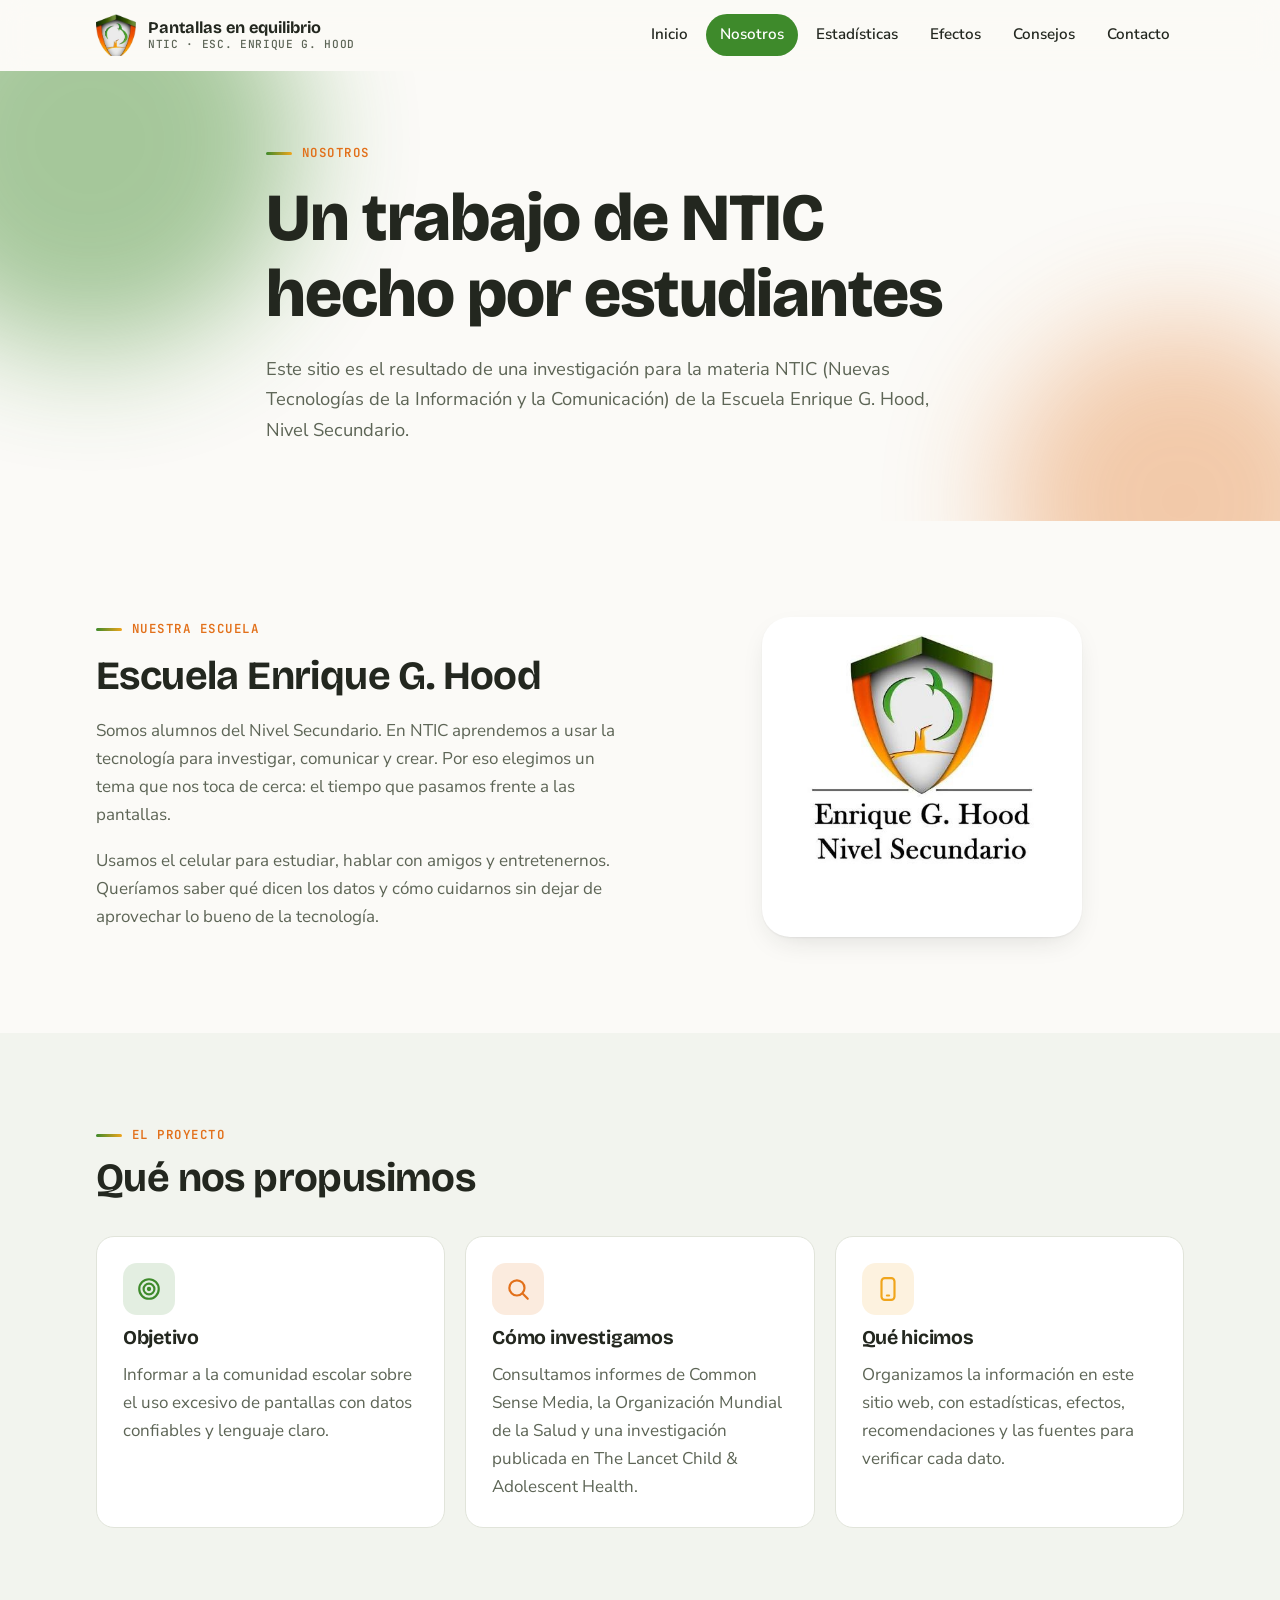
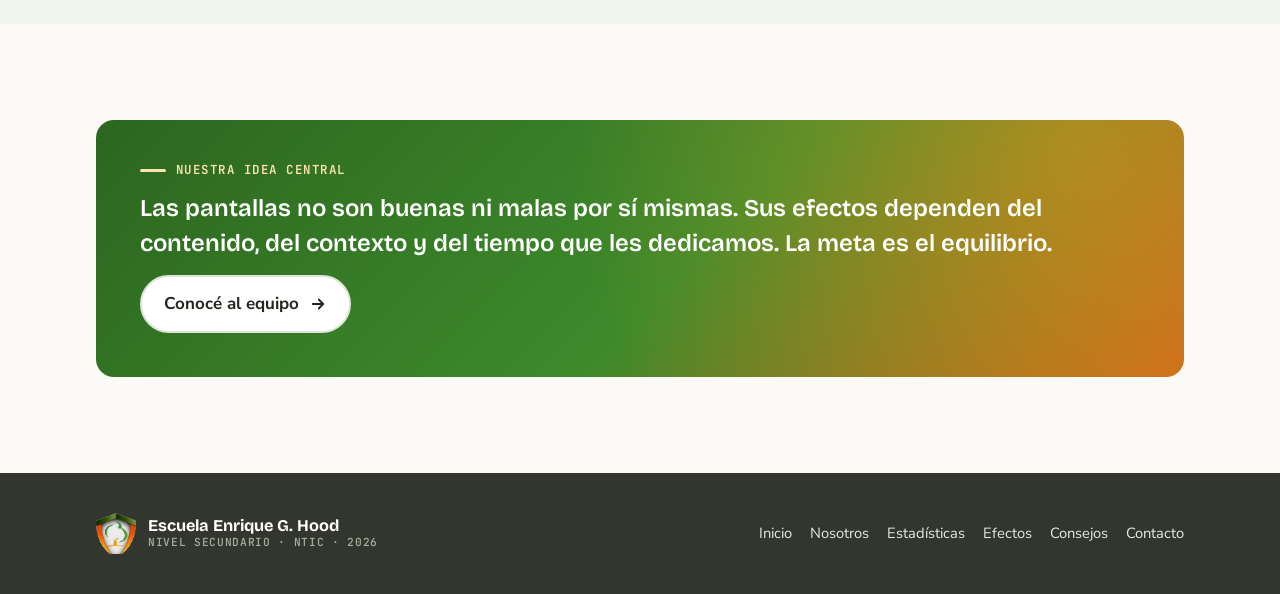
<file: nosotros.html>
<!DOCTYPE html>
<html lang="es">
<head>
<meta charset="utf-8">
<meta name="viewport" content="width=device-width, initial-scale=1, viewport-fit=cover">
<title>Nosotros · Pantallas en equilibrio</title>
<meta name="description" content="Trabajo de NTIC de la Escuela Enrique G. Hood sobre el uso excesivo de pantallas.">
<link rel="icon" href="img/escudo.png">
<link rel="preconnect" href="https://fonts.googleapis.com"><link rel="preconnect" href="https://fonts.gstatic.com" crossorigin><link rel="stylesheet" href="https://fonts.googleapis.com/css2?family=Bricolage+Grotesque:opsz,wght@12..96,600;12..96,700;12..96,800&family=JetBrains+Mono:wght@500;600;700&family=Nunito+Sans:opsz,wght@6..12,400;6..12,600;6..12,700&display=swap">
<link rel="stylesheet" href="css/styles.css">
</head>
<body>
<div class="progress" aria-hidden="true"></div>
<header class="nav"><div class="wrap">
  <a class="brand" href="index.html"><img src="img/escudo.png" alt=""><span><b>Pantallas en equilibrio</b><small>NTIC · Esc. Enrique G. Hood</small></span></a>
  <button class="burger" aria-label="Abrir menú" aria-expanded="false" aria-controls="menu"><span></span><span></span><span></span></button>
  <ul class="menu" id="menu"><li><a href="index.html">Inicio</a></li><li><a href="nosotros.html" class="active">Nosotros</a></li><li><a href="estadisticas.html">Estadísticas</a></li><li><a href="efectos.html">Efectos</a></li><li><a href="consejos.html">Consejos</a></li><li><a href="contacto.html">Contacto</a></li></ul>
</div></header>
<main class="page-enter">
<section class="hero page-hero">
  <div class="blob g"></div><div class="blob o"></div>
  <div class="wrap stack">
    <span class="eyebrow">Nosotros</span>
    <h1>Un trabajo de NTIC hecho por estudiantes</h1>
    <p class="lede">Este sitio es el resultado de una investigación para la materia NTIC (Nuevas Tecnologías de la Información y la Comunicación) de la Escuela Enrique G. Hood, Nivel Secundario.</p>
  </div>
</section>
<section class="section">
  <div class="wrap split">
    <div class="stack" data-reveal>
      <span class="eyebrow">Nuestra escuela</span>
      <h2>Escuela Enrique G. Hood</h2>
      <p class="muted">Somos alumnos del Nivel Secundario. En NTIC aprendemos a usar la tecnología para investigar, comunicar y crear. Por eso elegimos un tema que nos toca de cerca: el tiempo que pasamos frente a las pantallas.</p>
      <p class="muted">Usamos el celular para estudiar, hablar con amigos y entretenernos. Queríamos saber qué dicen los datos y cómo cuidarnos sin dejar de aprovechar lo bueno de la tecnología.</p>
    </div>
    <img class="logo-show" data-reveal src="img/logo.jpg" alt="Escudo de la Escuela Enrique G. Hood, Nivel Secundario">
  </div>
</section>
<section class="section alt">
  <div class="wrap">
    <div class="section-head" data-reveal><span class="eyebrow">El proyecto</span><h2>Qué nos propusimos</h2></div>
    <div class="grid g3" data-reveal>
      <div class="card"><div class="icon" style="--c:var(--green)"><svg viewBox="0 0 24 24" fill="none" stroke="currentColor" stroke-width="2" stroke-linecap="round" stroke-linejoin="round"><circle cx="12" cy="12" r="9"/><circle cx="12" cy="12" r="5"/><circle cx="12" cy="12" r="1"/></svg></div><h3>Objetivo</h3><p class="muted">Informar a la comunidad escolar sobre el uso excesivo de pantallas con datos confiables y lenguaje claro.</p></div>
      <div class="card"><div class="icon" style="--c:var(--orange)"><svg viewBox="0 0 24 24" fill="none" stroke="currentColor" stroke-width="2" stroke-linecap="round" stroke-linejoin="round"><circle cx="11" cy="11" r="7"/><path d="M21 21l-4.3-4.3"/></svg></div><h3>Cómo investigamos</h3><p class="muted">Consultamos informes de Common Sense Media, la Organización Mundial de la Salud y una investigación publicada en The Lancet Child &amp; Adolescent Health.</p></div>
      <div class="card"><div class="icon" style="--c:var(--amber)"><svg viewBox="0 0 24 24" fill="none" stroke="currentColor" stroke-width="2" stroke-linecap="round" stroke-linejoin="round"><rect x="6" y="2" width="12" height="20" rx="3"/><path d="M11 18h2"/></svg></div><h3>Qué hicimos</h3><p class="muted">Organizamos la información en este sitio web, con estadísticas, efectos, recomendaciones y las fuentes para verificar cada dato.</p></div>
    </div>
  </div>
</section>
<section class="section">
  <div class="wrap">
    <div class="quote" data-reveal>
      <span class="eyebrow">Nuestra idea central</span>
      <p>Las pantallas no son buenas ni malas por sí mismas. Sus efectos dependen del contenido, del contexto y del tiempo que les dedicamos. La meta es el equilibrio.</p>
      <div><a class="btn ghost" href="contacto.html">Conocé al equipo <svg viewBox="0 0 24 24" fill="none" stroke="currentColor" stroke-width="2.4" stroke-linecap="round" stroke-linejoin="round"><path d="M5 12h14M13 6l6 6-6 6"/></svg></a></div>
    </div>
  </div>
</section></main>
<footer><div class="wrap">
  <a class="brand" href="index.html"><img src="img/escudo.png" alt=""><span><b>Escuela Enrique G. Hood</b><small>Nivel Secundario · NTIC · 2026</small></span></a>
  <nav aria-label="Pie de página"><a href="index.html">Inicio</a><a href="nosotros.html">Nosotros</a><a href="estadisticas.html">Estadísticas</a><a href="efectos.html">Efectos</a><a href="consejos.html">Consejos</a><a href="contacto.html">Contacto</a></nav>
</div></footer>
<script src="js/main.js"></script>
</body>
</html>
</file>
<file: css/styles.css>
/* Layout: barra superior fija con el escudo, secciones a ancho completo con contenido centrado (max 1120px).
   Paleta tomada del escudo de la escuela: verde hoja, naranja, ámbar y grafito. */
:root {
  --bg: #fbfaf7;
  --surface: #ffffff;
  --surface-2: #f2f4ee;
  --fg: #23271f;
  --muted: #5d6556;
  --line: #e1e4da;
  --green: #3e8a2b;
  --green-deep: #2c6620;
  --orange: #e2701a;
  --amber: #f0a51c;
  --graphite: #33362f;
  --on-accent: #ffffff;
  --glass: rgba(251, 250, 247, .78);
  --shadow: 0 1px 2px rgba(35, 39, 31, .06), 0 10px 30px -12px rgba(35, 39, 31, .18);
  --font-display: "Bricolage Grotesque", "Segoe UI", system-ui, sans-serif;
  --font-body: "Nunito Sans", "Segoe UI", system-ui, sans-serif;
  --font-mono: "JetBrains Mono", ui-monospace, "Cascadia Mono", monospace;
  --radius: 18px;
}
@media (prefers-color-scheme: dark) {
  :root:not([data-theme="light"]) {
    --bg: #15170f; --surface: #1d2018; --surface-2: #23271d; --fg: #eef0e8; --muted: #a9b19f;
    --line: #333829; --green: #6cc04f; --green-deep: #8fd474; --orange: #f2893a; --amber: #f6b844;
    --graphite: #0f110b; --on-accent: #10130c; --glass: rgba(21, 23, 15, .78);
    --shadow: 0 1px 2px rgba(0,0,0,.4), 0 12px 30px -12px rgba(0,0,0,.6);
    color-scheme: dark;
  }
}
:root[data-theme="dark"] {
  --bg: #15170f; --surface: #1d2018; --surface-2: #23271d; --fg: #eef0e8; --muted: #a9b19f;
  --line: #333829; --green: #6cc04f; --green-deep: #8fd474; --orange: #f2893a; --amber: #f6b844;
  --graphite: #0f110b; --on-accent: #10130c; --glass: rgba(21, 23, 15, .78);
  --shadow: 0 1px 2px rgba(0,0,0,.4), 0 12px 30px -12px rgba(0,0,0,.6);
  color-scheme: dark;
}

* { box-sizing: border-box; }
html { scroll-behavior: smooth; }
body {
  margin: 0; background: var(--bg); color: var(--fg);
  font: 400 1.0625rem/1.65 var(--font-body);
  -webkit-font-smoothing: antialiased; overflow-x: hidden;
}
body::before { content: ""; position: fixed; inset: 0 0 auto; height: env(safe-area-inset-top, 0px); z-index: 60; background: var(--glass); }
img { max-width: 100%; display: block; }
a { color: var(--green-deep); }
h1, h2, h3 { font-family: var(--font-display); line-height: 1.12; text-wrap: balance; margin: 0; letter-spacing: -.015em; }
h1 { font-size: clamp(2.3rem, 6vw, 4.2rem); font-weight: 800; }
h2 { font-size: clamp(1.7rem, 3.6vw, 2.5rem); font-weight: 700; }
h3 { font-size: 1.22rem; font-weight: 700; }
p { margin: 0; }
:focus-visible { outline: 3px solid var(--orange); outline-offset: 3px; border-radius: 6px; }

.wrap {
  max-width: 1120px; margin: 0 auto;
  padding-left: max(16px, env(safe-area-inset-left, 0px));
  padding-right: max(16px, env(safe-area-inset-right, 0px));
}
.section { padding-block: clamp(56px, 8vw, 96px); }
.section.alt { background: var(--surface-2); }
.stack { display: grid; gap: 18px; }
.eyebrow {
  font: 600 .78rem/1 var(--font-mono); letter-spacing: .12em; text-transform: uppercase;
  color: var(--orange); display: inline-flex; align-items: center; gap: 10px;
}
.eyebrow::before { content: ""; width: 26px; height: 3px; border-radius: 3px; background: linear-gradient(90deg, var(--green), var(--amber)); }
.lede { font-size: 1.15rem; color: var(--muted); max-width: 62ch; }
.muted { color: var(--muted); }
.section-head { display: grid; gap: 14px; margin-bottom: 36px; max-width: 760px; }

/* ---------- Barra de navegación ---------- */
.nav {
  position: sticky; top: env(safe-area-inset-top, 0px); z-index: 50;
  background: var(--glass); backdrop-filter: blur(14px) saturate(1.4); -webkit-backdrop-filter: blur(14px) saturate(1.4);
  border-bottom: 1px solid transparent; transition: border-color .3s, box-shadow .3s;
}
.nav.scrolled { border-color: var(--line); box-shadow: 0 6px 24px -18px rgba(0,0,0,.5); }
.nav .wrap { display: flex; align-items: center; justify-content: space-between; gap: 16px; height: 70px; }
.brand { display: flex; align-items: center; gap: 12px; text-decoration: none; color: var(--fg); min-width: 0; }
.brand img { width: 40px; height: auto; transition: transform .5s cubic-bezier(.2,.9,.3,1.4); }
.brand:hover img { transform: rotate(-8deg) scale(1.08); }
.brand span { display: grid; line-height: 1.15; min-width: 0; }
.brand b { font-family: var(--font-display); font-size: 1.02rem; white-space: nowrap; }
.brand small { font: 500 .7rem/1.2 var(--font-mono); color: var(--muted); letter-spacing: .06em; text-transform: uppercase; white-space: nowrap; }
.menu { display: flex; gap: 4px; list-style: none; margin: 0; padding: 0; }
.menu a {
  position: relative; display: block; padding: 8px 14px; border-radius: 999px;
  text-decoration: none; color: var(--fg); font-weight: 600; font-size: .95rem; transition: background .25s, color .25s;
}
.menu a:hover { background: var(--surface-2); }
.menu a.active { background: var(--green); color: var(--on-accent); }
.burger { display: none; width: 44px; height: 44px; border: 1px solid var(--line); background: var(--surface); border-radius: 12px; cursor: pointer; padding: 0; color: var(--fg); }
.burger span { display: block; width: 20px; height: 2px; margin: 4px auto; background: currentColor; border-radius: 2px; transition: transform .3s, opacity .3s; }
.burger[aria-expanded="true"] span:nth-child(1) { transform: translateY(6px) rotate(45deg); }
.burger[aria-expanded="true"] span:nth-child(2) { opacity: 0; }
.burger[aria-expanded="true"] span:nth-child(3) { transform: translateY(-6px) rotate(-45deg); }
@media (max-width: 880px) {
  .burger { display: block; }
  .menu {
    position: absolute; left: 0; right: 0; top: 70px; flex-direction: column; gap: 2px;
    background: var(--bg); border-bottom: 1px solid var(--line);
    padding: 10px max(16px, env(safe-area-inset-right, 0px)) 18px max(16px, env(safe-area-inset-left, 0px));
    transform-origin: top; transform: scaleY(.9); opacity: 0; pointer-events: none; transition: transform .25s, opacity .25s;
  }
  .menu.open { transform: none; opacity: 1; pointer-events: auto; }
  .menu a { padding: 12px 16px; border-radius: 12px; }
}

/* ---------- Encabezado de página ---------- */
.hero { position: relative; overflow: hidden; padding-block: clamp(48px, 8vw, 104px); isolation: isolate; }
.blob { position: absolute; border-radius: 50%; filter: blur(60px); opacity: .45; z-index: -1; animation: float 14s ease-in-out infinite alternate; }
.blob.g { width: 420px; height: 420px; background: var(--green); top: -140px; left: -120px; }
.blob.o { width: 360px; height: 360px; background: var(--orange); bottom: -160px; right: -80px; animation-delay: -5s; opacity: .35; }
.blob.a { width: 220px; height: 220px; background: var(--amber); top: 30%; right: 30%; animation-delay: -9s; opacity: .25; }
@keyframes float { to { transform: translate(40px, 30px) scale(1.1); } }
.hero-grid { display: grid; grid-template-columns: 1.15fr .85fr; gap: 48px; align-items: center; }
.hero-grid > * { min-width: 0; }
.hero h1 .hl { background: linear-gradient(100deg, var(--green) 10%, var(--orange) 60%, var(--amber)); -webkit-background-clip: text; background-clip: text; color: transparent; }
.hero .stack { gap: 22px; }
.page-hero { padding-block: clamp(44px, 6vw, 76px); }
.page-hero .stack { max-width: 780px; }
@media (max-width: 880px) { .hero-grid { grid-template-columns: 1fr; } }

.btns { display: flex; flex-wrap: wrap; gap: 12px; }
.btn {
  display: inline-flex; align-items: center; gap: 10px; padding: 13px 22px; border-radius: 999px;
  font-weight: 700; text-decoration: none; border: 2px solid transparent; transition: transform .25s, box-shadow .25s, background .25s;
}
.btn.primary { background: var(--green); color: var(--on-accent); box-shadow: 0 10px 24px -12px var(--green); }
.btn.ghost { border-color: var(--line); color: var(--fg); background: var(--surface); }
.btn:hover { transform: translateY(-3px); }
.btn.primary:hover { box-shadow: 0 16px 30px -12px var(--green); }
.btn svg { width: 18px; height: 18px; transition: transform .25s; }
.btn:hover svg { transform: translateX(4px); }

/* Teléfono con el tiempo de pantalla */
.phone {
  justify-self: center; width: min(300px, 100%); aspect-ratio: 9 / 15.5; max-width: 100%;
  border-radius: 42px; padding: 14px; background: var(--graphite);
  box-shadow: 0 40px 60px -30px rgba(0,0,0,.55), inset 0 0 0 2px rgba(255,255,255,.08);
  animation: bob 6s ease-in-out infinite; transform: rotate(3deg);
}
@keyframes bob { 50% { transform: rotate(3deg) translateY(-12px); } }
.screen {
  height: 100%; border-radius: 30px; background: linear-gradient(170deg, #1f2a17, #0d100a 70%);
  color: #f3f5ee; padding: 34px 20px 20px; display: flex; flex-direction: column; gap: 14px; overflow: hidden; position: relative;
}
.screen::before { content: ""; position: absolute; top: 10px; left: 50%; width: 76px; height: 20px; border-radius: 20px; background: #000; transform: translateX(-50%); }
.screen .lbl { font: 600 .66rem/1 var(--font-mono); letter-spacing: .14em; text-transform: uppercase; color: #a8b59b; }
.ring { position: relative; width: 74%; margin: 4px auto 0; aspect-ratio: 1; }
.ring svg { width: 100%; height: 100%; transform: rotate(-90deg); }
.ring circle { fill: none; stroke-width: 12; }
.ring .track { stroke: rgba(255,255,255,.08); }
.ring .val { stroke: url(#ringgrad); stroke-linecap: round; stroke-dasharray: 289; stroke-dashoffset: 289; animation: ringfill 2.2s .3s cubic-bezier(.3,.8,.2,1) forwards; }
@keyframes ringfill { to { stroke-dashoffset: 52; } }
.ring .center { position: absolute; inset: 0; display: grid; place-content: center; text-align: center; }
.ring .center b { font: 800 1.9rem/1 var(--font-display); }
.ring .center small { font-size: .7rem; color: #a8b59b; margin-top: 4px; }
.apps { display: grid; gap: 9px; margin-top: auto; }
.app { display: grid; grid-template-columns: 1fr auto; gap: 4px 10px; font-size: .74rem; }
.app i { grid-column: 1 / -1; height: 6px; border-radius: 6px; background: rgba(255,255,255,.08); overflow: hidden; }
.app i::after { content: ""; display: block; height: 100%; width: var(--w); border-radius: 6px; background: var(--c); animation: grow 1.6s .6s cubic-bezier(.3,.8,.2,1) both; transform-origin: left; }
@keyframes grow { from { transform: scaleX(0); } }

/* ---------- Tarjetas ---------- */
.grid { display: grid; gap: 20px; }
.g2 { grid-template-columns: repeat(2, minmax(0, 1fr)); }
.g3 { grid-template-columns: repeat(3, minmax(0, 1fr)); }
.g4 { grid-template-columns: repeat(4, minmax(0, 1fr)); }
@media (max-width: 980px) { .g3, .g4 { grid-template-columns: repeat(2, minmax(0, 1fr)); } }
@media (max-width: 620px) { .g2, .g3, .g4 { grid-template-columns: 1fr; } }
.card {
  background: var(--surface); border: 1px solid var(--line); border-radius: var(--radius); padding: 26px;
  display: grid; gap: 12px; align-content: start; min-width: 0;
  transition: transform .35s cubic-bezier(.2,.8,.2,1), box-shadow .35s, border-color .35s;
}
.card:hover { transform: translateY(-6px); box-shadow: var(--shadow); border-color: color-mix(in srgb, var(--green) 40%, var(--line)); }
a.card { text-decoration: none; color: inherit; }
.card .more { color: var(--green-deep); font-weight: 700; font-size: .92rem; display: inline-flex; gap: 6px; align-items: center; }
.card .more::after { content: "→"; transition: transform .25s; }
a.card:hover .more::after { transform: translateX(5px); }
.icon {
  width: 52px; height: 52px; border-radius: 14px; display: grid; place-items: center;
  background: color-mix(in srgb, var(--c, var(--green)) 14%, transparent); color: var(--c, var(--green));
  transition: transform .4s cubic-bezier(.2,.9,.3,1.5);
}
.card:hover .icon { transform: rotate(-8deg) scale(1.1); }
.icon svg { width: 26px; height: 26px; }

/* Cifras */
.stat { position: relative; overflow: hidden; }
.stat .num { font: 800 clamp(2.4rem, 5vw, 3.2rem)/1 var(--font-display); color: var(--c, var(--green)); font-variant-numeric: tabular-nums; letter-spacing: -.03em; }
.stat .unit { font: 600 .74rem/1.3 var(--font-mono); text-transform: uppercase; letter-spacing: .1em; color: var(--muted); }
.stat .meta { font-size: .85rem; color: var(--muted); border-top: 1px dashed var(--line); padding-top: 12px; margin-top: 4px; }
.stat::after { content: ""; position: absolute; right: -40px; top: -40px; width: 120px; height: 120px; border-radius: 50%; background: var(--c, var(--green)); opacity: .07; transition: transform .5s; }
.stat:hover::after { transform: scale(1.6); }

/* Banda de cifras en inicio */
.band { background: var(--graphite); color: #f1f3ec; }
.band .wrap { display: grid; grid-template-columns: repeat(3, minmax(0, 1fr)); gap: 24px; padding-block: 44px; }
.band .wrap > div { display: grid; gap: 6px; }
.band b { font: 800 clamp(2rem, 4vw, 2.8rem)/1 var(--font-display); color: var(--amber); font-variant-numeric: tabular-nums; }
.band b.g { color: #7fd05f; } .band b.o { color: #f59a52; }
.band span { color: #c3c9b9; font-size: .95rem; }
@media (max-width: 720px) { .band .wrap { grid-template-columns: 1fr; } }

/* Gráficos */
.chart { display: grid; gap: 18px; }
.bar-row { display: grid; grid-template-columns: 120px 1fr; gap: 14px; align-items: center; }
.bar-row > span { font-weight: 700; font-size: .95rem; }
.bar { height: 38px; border-radius: 10px; background: var(--surface-2); overflow: hidden; position: relative; }
.bar i {
  display: flex; align-items: center; justify-content: flex-end; padding-right: 12px; height: 100%; width: var(--w);
  background: linear-gradient(90deg, color-mix(in srgb, var(--c) 70%, transparent), var(--c)); border-radius: 10px;
  font: 700 .9rem/1 var(--font-mono); font-style: normal; color: var(--on-accent);
  transform-origin: left; transition: transform 1.4s cubic-bezier(.2,.8,.2,1);
}
.pending .bar i { transform: scaleX(0); }
.axis { display: flex; justify-content: space-between; margin-left: 134px; font: 500 .72rem/1 var(--font-mono); color: var(--muted); }
@media (max-width: 520px) { .bar-row { grid-template-columns: 1fr; gap: 6px; } .axis { margin-left: 0; } }
.donut-wrap { display: flex; gap: 26px; align-items: center; flex-wrap: wrap; }
.donut { width: 150px; aspect-ratio: 1; flex: none; position: relative; }
.donut svg { width: 100%; height: 100%; transform: rotate(-90deg); }
.donut circle { fill: none; stroke-width: 14; }
.donut .track { stroke: var(--surface-2); }
.donut .val { stroke: var(--orange); stroke-linecap: round; stroke-dasharray: 289; transition: stroke-dashoffset 1.6s cubic-bezier(.2,.8,.2,1); }
.donut b { position: absolute; inset: 0; display: grid; place-items: center; font: 800 1.8rem/1 var(--font-display); }
.donut-wrap > div:last-child { flex: 1 1 220px; min-width: 0; display: grid; gap: 8px; }

/* Tabla */
.table-box { overflow-x: auto; border: 1px solid var(--line); border-radius: var(--radius); background: var(--surface); }
table { border-collapse: collapse; width: 100%; min-width: 640px; font-size: .95rem; }
th, td { text-align: left; padding: 14px 18px; border-bottom: 1px solid var(--line); vertical-align: top; }
th { font: 600 .74rem/1.2 var(--font-mono); letter-spacing: .1em; text-transform: uppercase; color: var(--muted); background: var(--surface-2); }
tr:last-child td { border-bottom: 0; }
tbody tr { transition: background .2s; }
tbody tr:hover { background: color-mix(in srgb, var(--green) 7%, transparent); }
td:first-child { font-weight: 700; }

/* Listas de consejos */
.tips { display: grid; grid-template-columns: repeat(2, minmax(0, 1fr)); gap: 14px; list-style: none; margin: 0; padding: 0; counter-reset: tip; }
@media (max-width: 680px) { .tips { grid-template-columns: 1fr; } }
.tips li {
  counter-increment: tip; display: grid; grid-template-columns: auto 1fr; gap: 16px; align-items: center;
  background: var(--surface); border: 1px solid var(--line); border-radius: 14px; padding: 16px 20px; transition: transform .3s, border-color .3s;
}
.tips li:hover { transform: translateX(6px); border-color: var(--orange); }
.tips li::before {
  content: counter(tip); width: 36px; height: 36px; border-radius: 50%; display: grid; place-items: center;
  font: 700 .9rem/1 var(--font-mono); color: var(--on-accent); background: linear-gradient(135deg, var(--green), var(--amber));
}

/* Autoevaluación */
.check { display: grid; gap: 10px; }
.check label {
  display: flex; gap: 14px; align-items: center; padding: 14px 18px; border-radius: 14px; cursor: pointer;
  background: var(--surface); border: 1px solid var(--line); transition: border-color .25s, background .25s;
}
.check label:hover { border-color: var(--green); }
.check input { width: 22px; height: 22px; accent-color: var(--orange); flex: none; }
.check label:has(input:checked) { background: color-mix(in srgb, var(--orange) 9%, var(--surface)); border-color: var(--orange); }
.verdict { padding: 18px 20px; border-radius: 14px; background: var(--surface-2); font-weight: 600; transition: background .3s; }
.verdict.warn { background: color-mix(in srgb, var(--orange) 16%, var(--surface)); }
.verdict.ok { background: color-mix(in srgb, var(--green) 14%, var(--surface)); }

/* Cita / destacado */
.quote {
  border-radius: var(--radius); padding: clamp(26px, 4vw, 44px); color: #fff;
  background: radial-gradient(circle at 90% 10%, rgba(240,165,28,.45), transparent 50%), linear-gradient(135deg, #2c6620, #3e8a2b 55%, #c9631a);
  display: grid; gap: 14px;
}
.quote p { font: 600 clamp(1.15rem, 2.4vw, 1.5rem)/1.45 var(--font-display); max-width: 60ch; }
.quote .eyebrow { color: #ffe2b0; }
.quote .eyebrow::before { background: #ffe2b0; }

/* Equipo */
.person { text-align: center; justify-items: center; padding-block: 34px; }
.avatar {
  width: 92px; height: 92px; border-radius: 50%; display: grid; place-items: center; position: relative;
  font: 800 1.7rem/1 var(--font-display); color: var(--on-accent); background: var(--c);
}
.avatar::after { content: ""; position: absolute; inset: -6px; border-radius: 50%; border: 2px dashed var(--c); opacity: .5; transition: transform 1s; }
.person:hover .avatar::after { transform: rotate(180deg); }
.chip { display: inline-block; font: 600 .7rem/1 var(--font-mono); text-transform: uppercase; letter-spacing: .1em; padding: 7px 11px; border-radius: 999px; background: var(--surface-2); color: var(--muted); }
.school { display: grid; grid-template-columns: auto 1fr; gap: 28px; align-items: center; }
.school img { width: 150px; background: #fff; border-radius: 20px; padding: 10px; border: 1px solid var(--line); }
@media (max-width: 560px) { .school { grid-template-columns: 1fr; } }
.split { display: grid; grid-template-columns: 1fr 1fr; gap: 40px; align-items: center; }
.split > * { min-width: 0; }
@media (max-width: 820px) { .split { grid-template-columns: 1fr; } }
.logo-show { justify-self: center; width: min(320px, 100%); border-radius: 28px; background: #fff; padding: 18px; box-shadow: var(--shadow); transition: transform .5s; }
.logo-show:hover { transform: rotate(-2deg) scale(1.02); }

/* Fuentes */
.refs { display: grid; gap: 12px; list-style: none; margin: 0; padding: 0; }
.refs li { padding: 16px 20px; border-left: 3px solid var(--amber); background: var(--surface); border-radius: 0 12px 12px 0; font-size: .95rem; }
.refs b { font-family: var(--font-display); }

/* Pie */
footer { background: var(--graphite); color: #c9cfbf; padding-block: 40px; font-size: .92rem; }
footer .wrap { display: flex; flex-wrap: wrap; gap: 20px; justify-content: space-between; align-items: center; }
footer .brand b { color: #fff; } footer .brand small { color: #a8b09c; }
footer nav { display: flex; flex-wrap: wrap; gap: 6px 18px; }
footer a { color: #e6eadc; text-decoration: none; } footer a:hover { color: var(--amber); }

/* Aparición al hacer scroll (solo para elementos fuera de la primera pantalla) */
.reveal-wait { opacity: 0; transform: translateY(26px); }
.reveal-in { opacity: 1; transform: none; transition: opacity .8s ease, transform .8s cubic-bezier(.2,.8,.2,1); }
.page-enter { animation: pagein .55s cubic-bezier(.2,.8,.2,1); }
@keyframes pagein { from { opacity: 0; transform: translateY(14px); } }

.progress { position: fixed; top: env(safe-area-inset-top, 0px); left: 0; height: 3px; z-index: 70; width: 100%; transform-origin: left; transform: scaleX(0); background: linear-gradient(90deg, var(--green), var(--orange), var(--amber)); }

@media (prefers-reduced-motion: reduce) {
  *, *::before, *::after { animation: none !important; transition: none !important; }
  .reveal-wait { opacity: 1; transform: none; }
  .ring .val { stroke-dashoffset: 52; }
}
</file>
